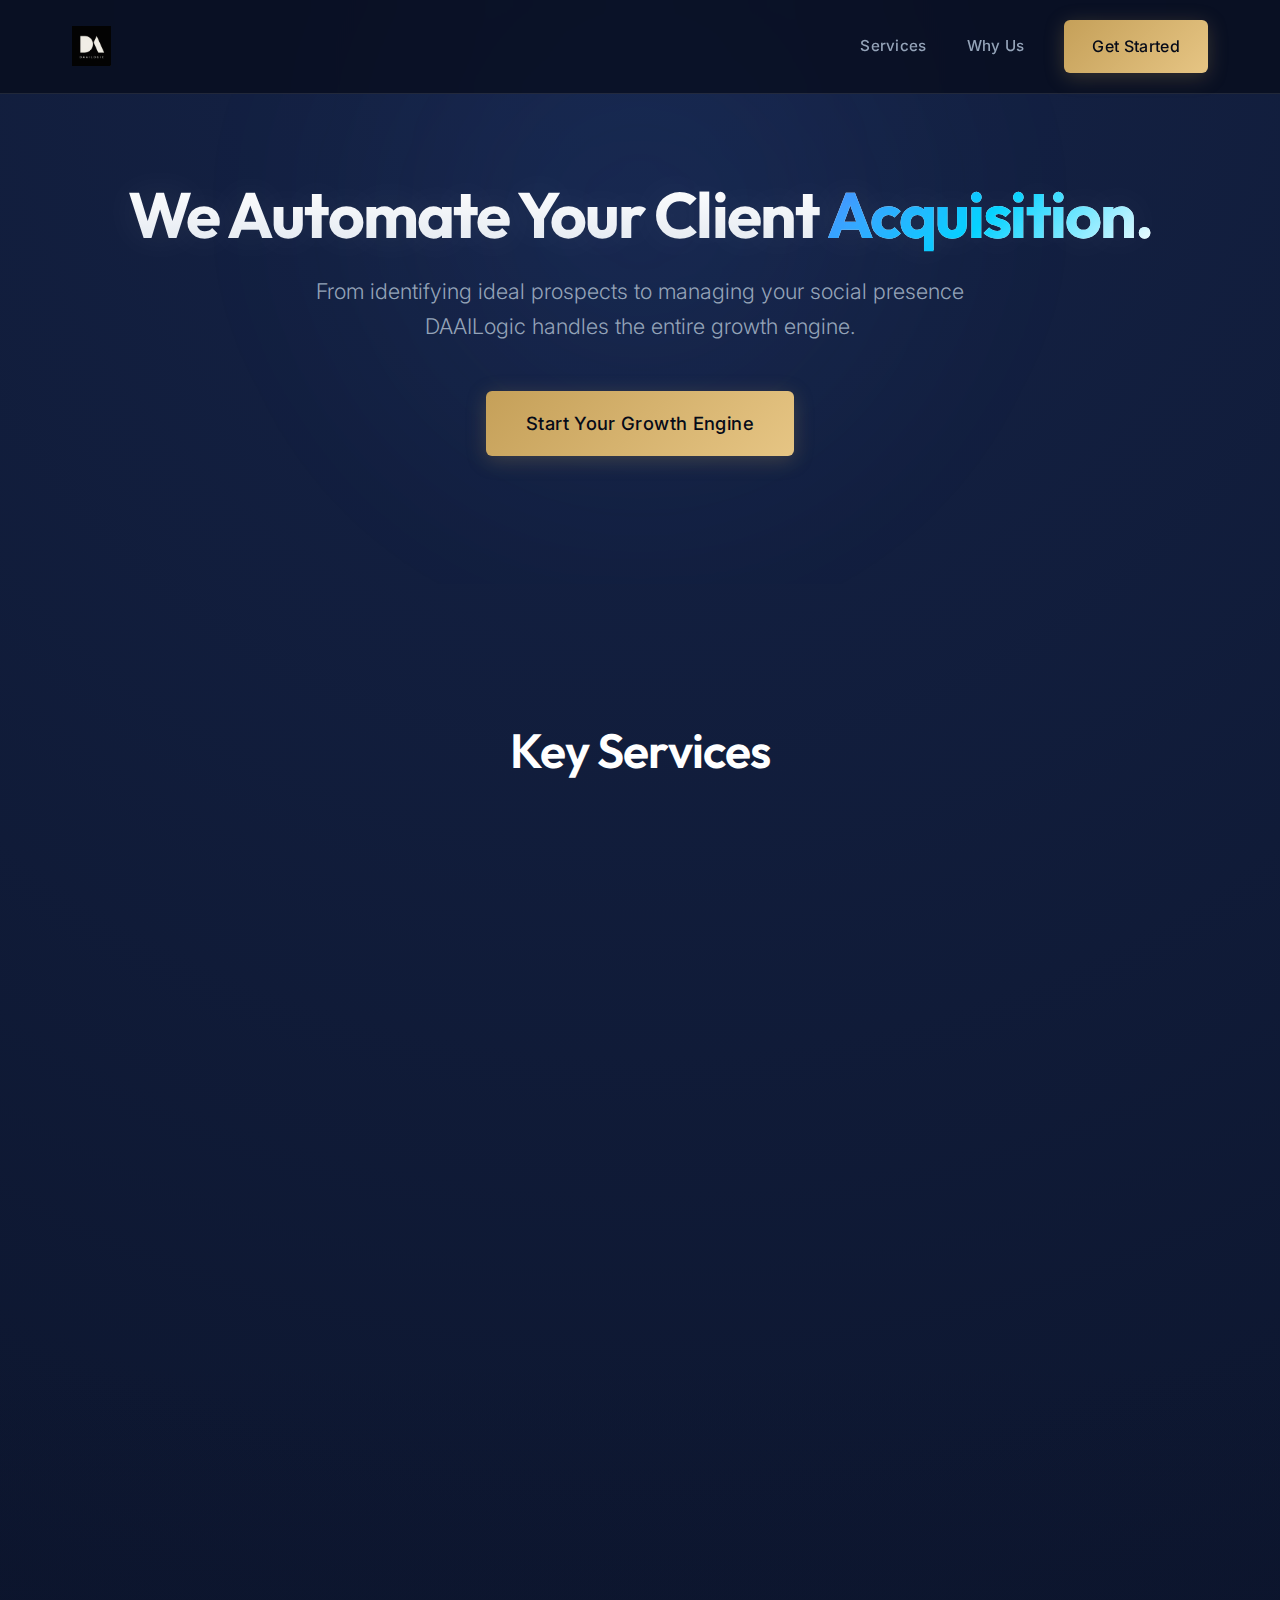
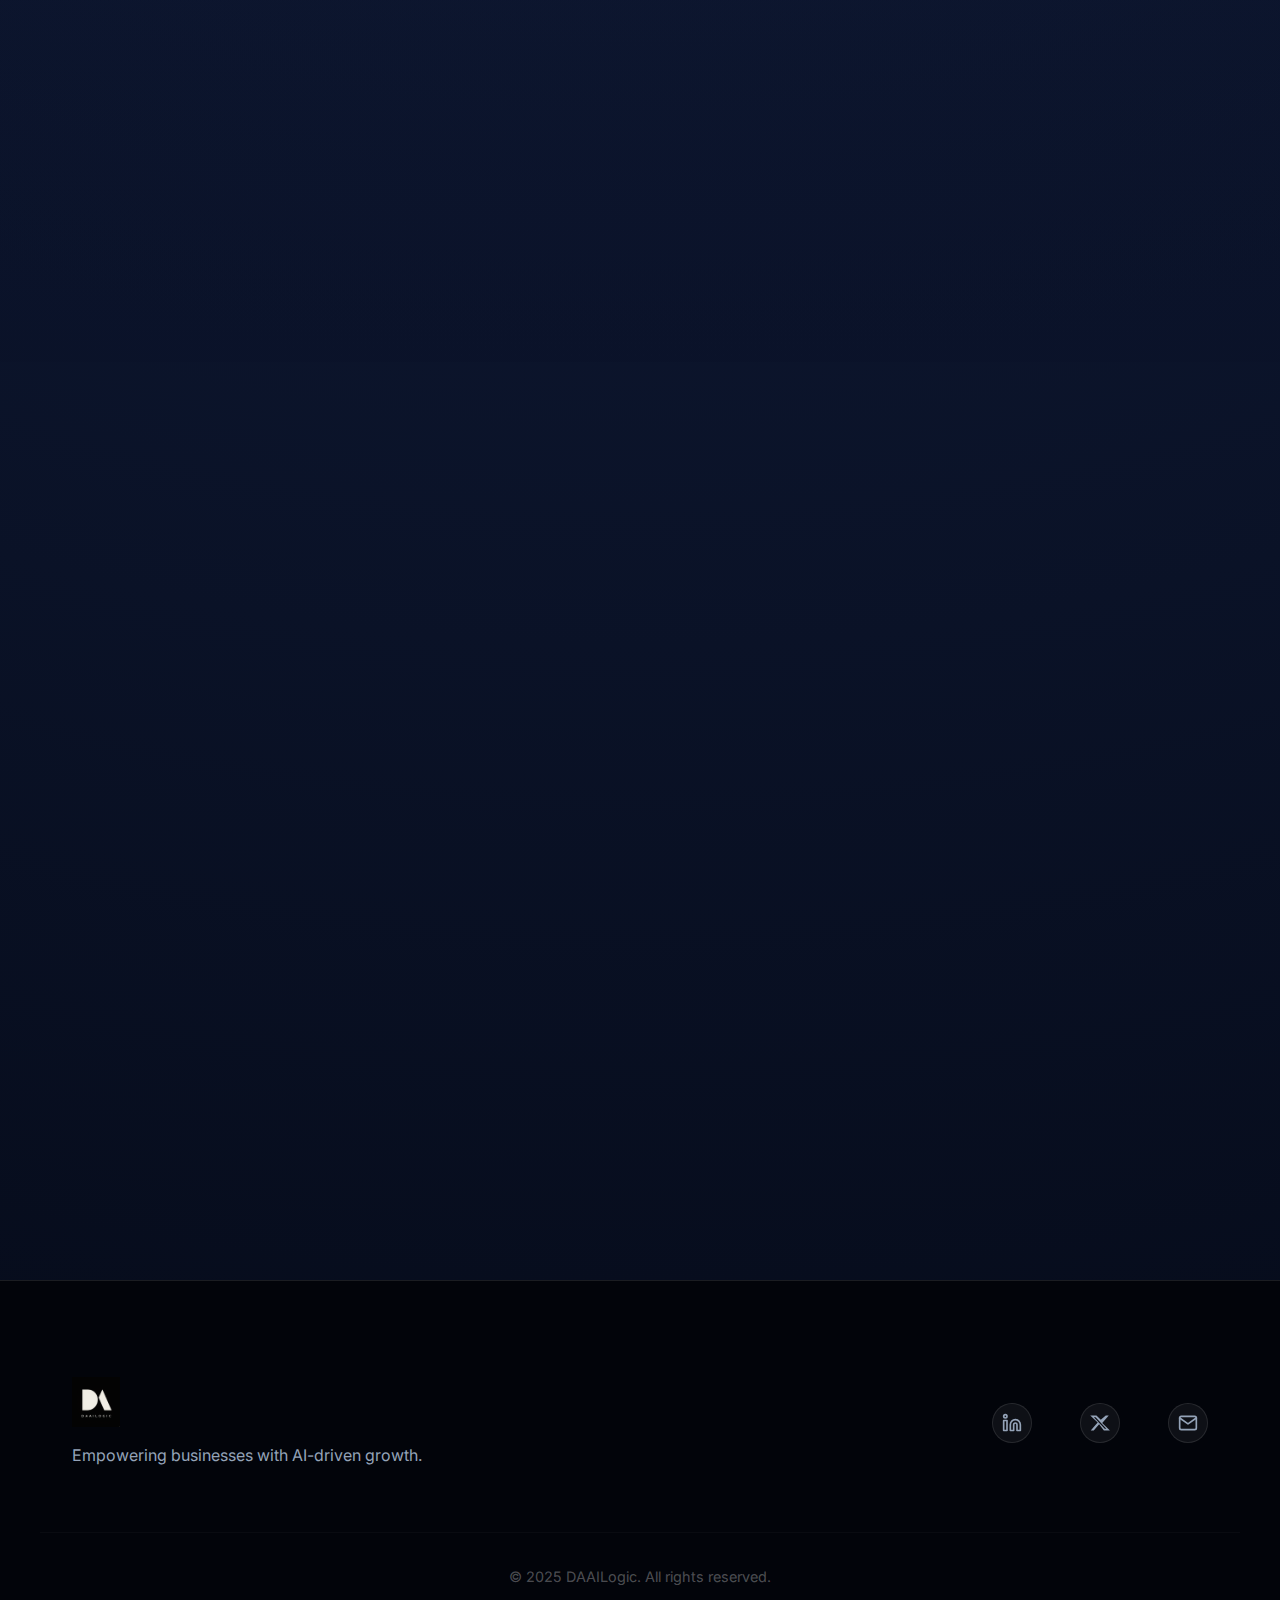
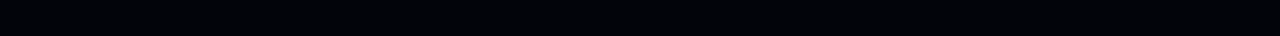
<file: index.html>
<!DOCTYPE html>
<html lang="en">

<head>
    <meta charset="UTF-8">
    <meta name="viewport" content="width=device-width, initial-scale=1.0">
    <title>DAAILogic | AI Automation Agency</title>
    <meta name="description"
        content="We Automate Your Client Acquisition. DAAILogic handles the entire growth engine from identifying prospects to social management.">
    <link rel="preconnect" href="https://fonts.googleapis.com">
    <link rel="preconnect" href="https://fonts.gstatic.com" crossorigin>
    <link
        href="https://fonts.googleapis.com/css2?family=Inter:wght@400;500;600;700&family=Outfit:wght@500;700&display=swap"
        rel="stylesheet">
    <link rel="stylesheet" href="style.css">
</head>

<body>
    <header class="header">
        <div class="container header-container">
            <a href="#" class="logo-link"><img src="assets/logo.png" alt="DAAILogic" class="logo-img"></a>

            <button class="hamburger" aria-label="Toggle menu">
                <span class="bar"></span>
                <span class="bar"></span>
                <span class="bar"></span>
            </button>

            <nav class="nav">
                <a href="#services" class="nav-link">Services</a>
                <a href="#why-us" class="nav-link">Why Us</a>
                <a href="#contact" class="btn btn-primary">Get Started</a>
            </nav>

            <div class="mobile-nav">
                <a href="#services" class="mobile-nav-link">Services</a>
                <a href="#why-us" class="mobile-nav-link">Why Us</a>
                <a href="#contact" class="btn btn-primary btn-block">Get Started</a>
            </div>
        </div>
    </header>

    <main>
        <section class="hero">
            <div class="container hero-container">
                <h1 class="hero-title fade-up">We Automate Your Client <span class="text-gradient">Acquisition.</span>
                </h1>
                <p class="hero-subtitle fade-up delay-100">From identifying ideal prospects to managing your social
                    presence DAAILogic handles the entire growth engine.</p>
                <a href="#contact" class="btn btn-primary btn-lg fade-up delay-200">Start Your Growth Engine</a>
            </div>
            <div class="hero-bg-glow"></div>
        </section>

        <section id="services" class="services">
            <div class="container">
                <h2 class="section-title fade-up">Key Services</h2>
                <div class="services-grid">
                    <div class="service-card fade-up">
                        <div class="service-icon">
                            <!-- Target/Radar Icon -->
                            <svg xmlns="http://www.w3.org/2000/svg" width="32" height="32" viewBox="0 0 24 24"
                                fill="none" stroke="currentColor" stroke-width="2" stroke-linecap="round"
                                stroke-linejoin="round">
                                <circle cx="12" cy="12" r="10" />
                                <circle cx="12" cy="12" r="6" />
                                <circle cx="12" cy="12" r="2" />
                            </svg>
                        </div>
                        <h3 class="service-title">Precision Prospecting</h3>
                        <p class="service-desc">We don't just find leads; we match you with your ideal prospects using
                            advanced data enrichment.</p>
                    </div>
                    <div class="service-card fade-up delay-100">
                        <div class="service-icon">
                            <!-- Message Bubble Icon -->
                            <svg xmlns="http://www.w3.org/2000/svg" width="32" height="32" viewBox="0 0 24 24"
                                fill="none" stroke="currentColor" stroke-width="2" stroke-linecap="round"
                                stroke-linejoin="round">
                                <path d="M21 15a2 2 0 0 1-2 2H7l-4 4V5a2 2 0 0 1 2-2h14a2 2 0 0 1 2 2z" />
                            </svg>
                        </div>
                        <h3 class="service-title">Automated LinkedIn Outreach</h3>
                        <p class="service-desc">Scale your networking with hyper-personalized outreach campaigns that
                            feel human, not robotic.</p>
                    </div>
                    <div class="service-card fade-up delay-200">
                        <div class="service-icon">
                            <!-- Share Network Icon -->
                            <svg xmlns="http://www.w3.org/2000/svg" width="32" height="32" viewBox="0 0 24 24"
                                fill="none" stroke="currentColor" stroke-width="2" stroke-linecap="round"
                                stroke-linejoin="round">
                                <circle cx="18" cy="5" r="3" />
                                <circle cx="6" cy="12" r="3" />
                                <circle cx="18" cy="19" r="3" />
                                <line x1="8.59" y1="13.51" x2="15.42" y2="17.49" />
                                <line x1="15.41" y1="6.51" x2="8.59" y2="10.49" />
                            </svg>
                        </div>
                        <h3 class="service-title">Social Media Management</h3>
                        <p class="service-desc">Full-service content planning and management tailored to your specific
                            business goals.</p>
                    </div>
                </div>
            </div>
        </section>

        <section id="why-us" class="why-us">
            <div class="container">
                <h2 class="section-title fade-up">Why Choose DAAILogic?</h2>
                <div class="features-grid">
                    <div class="feature-item fade-up">
                        <h3 class="feature-title">Data-Driven Results</h3>
                        <p>Decisions backed by real-time analytics and market intelligence.</p>
                    </div>
                    <div class="feature-item fade-up delay-100">
                        <h3 class="feature-title">Personalized Approach</h3>
                        <p>Custom strategies that align perfectly with your brand voice.</p>
                    </div>
                    <div class="feature-item fade-up delay-200">
                        <h3 class="feature-title">End-to-End Automation</h3>
                        <p>Seamless integration of AI tools to streamline your workflow.</p>
                    </div>
                </div>
            </div>
        </section>

        <section id="contact" class="contact">
            <div class="container text-center">
                <h2 class="section-title fade-up">Ready to Scale?</h2>
                <p class="section-subtitle fade-up delay-100">Get a free consultation and discover how DAAILogic can
                    transform your growth.</p>

                <form class="contact-form fade-up delay-200" id="contactForm"
                    action="https://formsubmit.co/daailogic.connect@gmail.com" method="POST">
                    <!-- FormSubmit.co Configuration -->
                    <input type="hidden" name="_subject" value="New Lead from DAAILogic Website">
                    <input type="hidden" name="_captcha" value="false">
                    <input type="hidden" name="_template" value="table">

                    <div class="form-group">
                        <input type="text" id="name" name="name" placeholder=" " required>
                        <label for="name">Full Name</label>
                    </div>
                    <div class="form-group">
                        <input type="email" id="email" name="email" placeholder=" " required>
                        <label for="email">Work Email</label>
                    </div>
                    <div class="form-group">
                        <textarea id="message" name="message" placeholder=" " rows="4" required></textarea>
                        <label for="message">How can we help?</label>
                    </div>
                    <button type="submit" class="btn btn-primary btn-block">Send Message</button>
                    <div class="form-success" id="formSuccess">Thanks! We'll be in touch shortly.</div>
                </form>
            </div>
        </section>
    </main>

    <footer class="footer">
        <div class="container footer-container">
            <div class="footer-brand">
                <a href="#" class="logo-link footer-logo"><img src="assets/logo.png" alt="DAAILogic"
                        class="logo-img"></a>
                <p>Empowering businesses with AI-driven growth.</p>
            </div>
            <div class="footer-links">
                <a href="https://www.linkedin.com/company/daailogic-ai-solutions/" aria-label="LinkedIn"
                    class="social-icon">
                    <svg xmlns="http://www.w3.org/2000/svg" width="24" height="24" viewBox="0 0 24 24" fill="none"
                        stroke="currentColor" stroke-width="2" stroke-linecap="round" stroke-linejoin="round">
                        <path d="M16 8a6 6 0 0 1 6 6v7h-4v-7a2 2 0 0 0-2-2 2 2 0 0 0-2 2v7h-4v-7a6 6 0 0 1 6-6z" />
                        <rect x="2" y="9" width="4" height="12" />
                        <circle cx="4" cy="4" r="2" />
                    </svg>
                </a>
                <a href="https://x.com/DAAILogic" aria-label="X" class="social-icon">
                    <svg xmlns="http://www.w3.org/2000/svg" width="24" height="24" viewBox="0 0 24 24" fill="none"
                        stroke="currentColor" stroke-width="2" stroke-linecap="round" stroke-linejoin="round">
                        <path
                            d="M18.901 3H22.5L14.632 12L23.891 21H16.638L10.958 13.57L4.46001 21H0.86101L9.19101 11.474L0.283008 3H7.72801L12.943 8.07L18.901 3ZM17.638 18.847H19.632L6.75501 5.053H4.61701L17.638 18.847Z"
                            fill="currentColor" stroke="none" />
                    </svg>
                </a>
                <a href="mailto:daailogic.connect@gmail.com" aria-label="Contact via Email" class="social-icon">
                    <svg xmlns="http://www.w3.org/2000/svg" width="24" height="24" viewBox="0 0 24 24" fill="none"
                        stroke="currentColor" stroke-width="2" stroke-linecap="round" stroke-linejoin="round">
                        <path d="M4 4h16c1.1 0 2 .9 2 2v12c0 1.1-.9 2-2 2H4c-1.1 0-2-.9-2-2V6c0-1.1.9-2 2-2z" />
                        <polyline points="22,6 12,13 2,6" />
                    </svg>
                </a>
            </div>
        </div>
        <div class="container copyright">
            &copy; 2025 DAAILogic. All rights reserved.
        </div>
    </footer>

    <script src="script.js"></script>
</body>

</html>
</file>
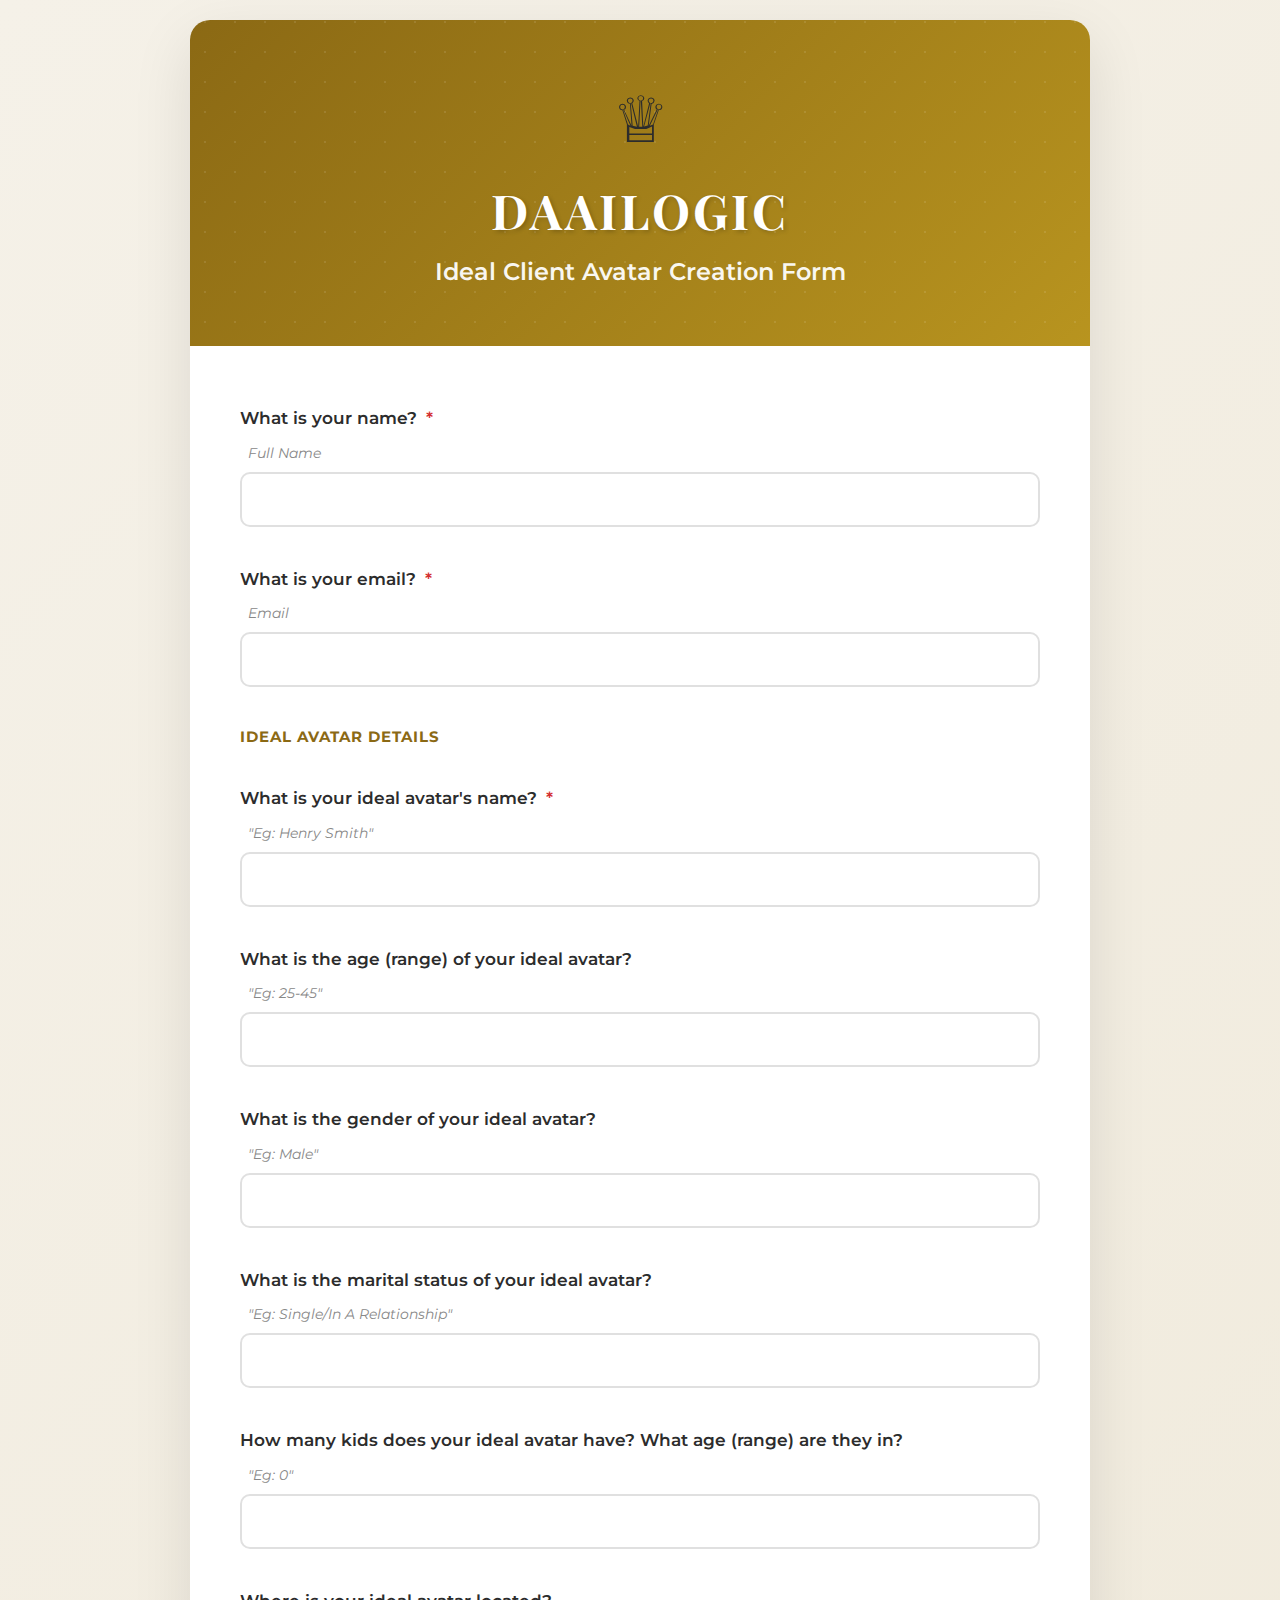
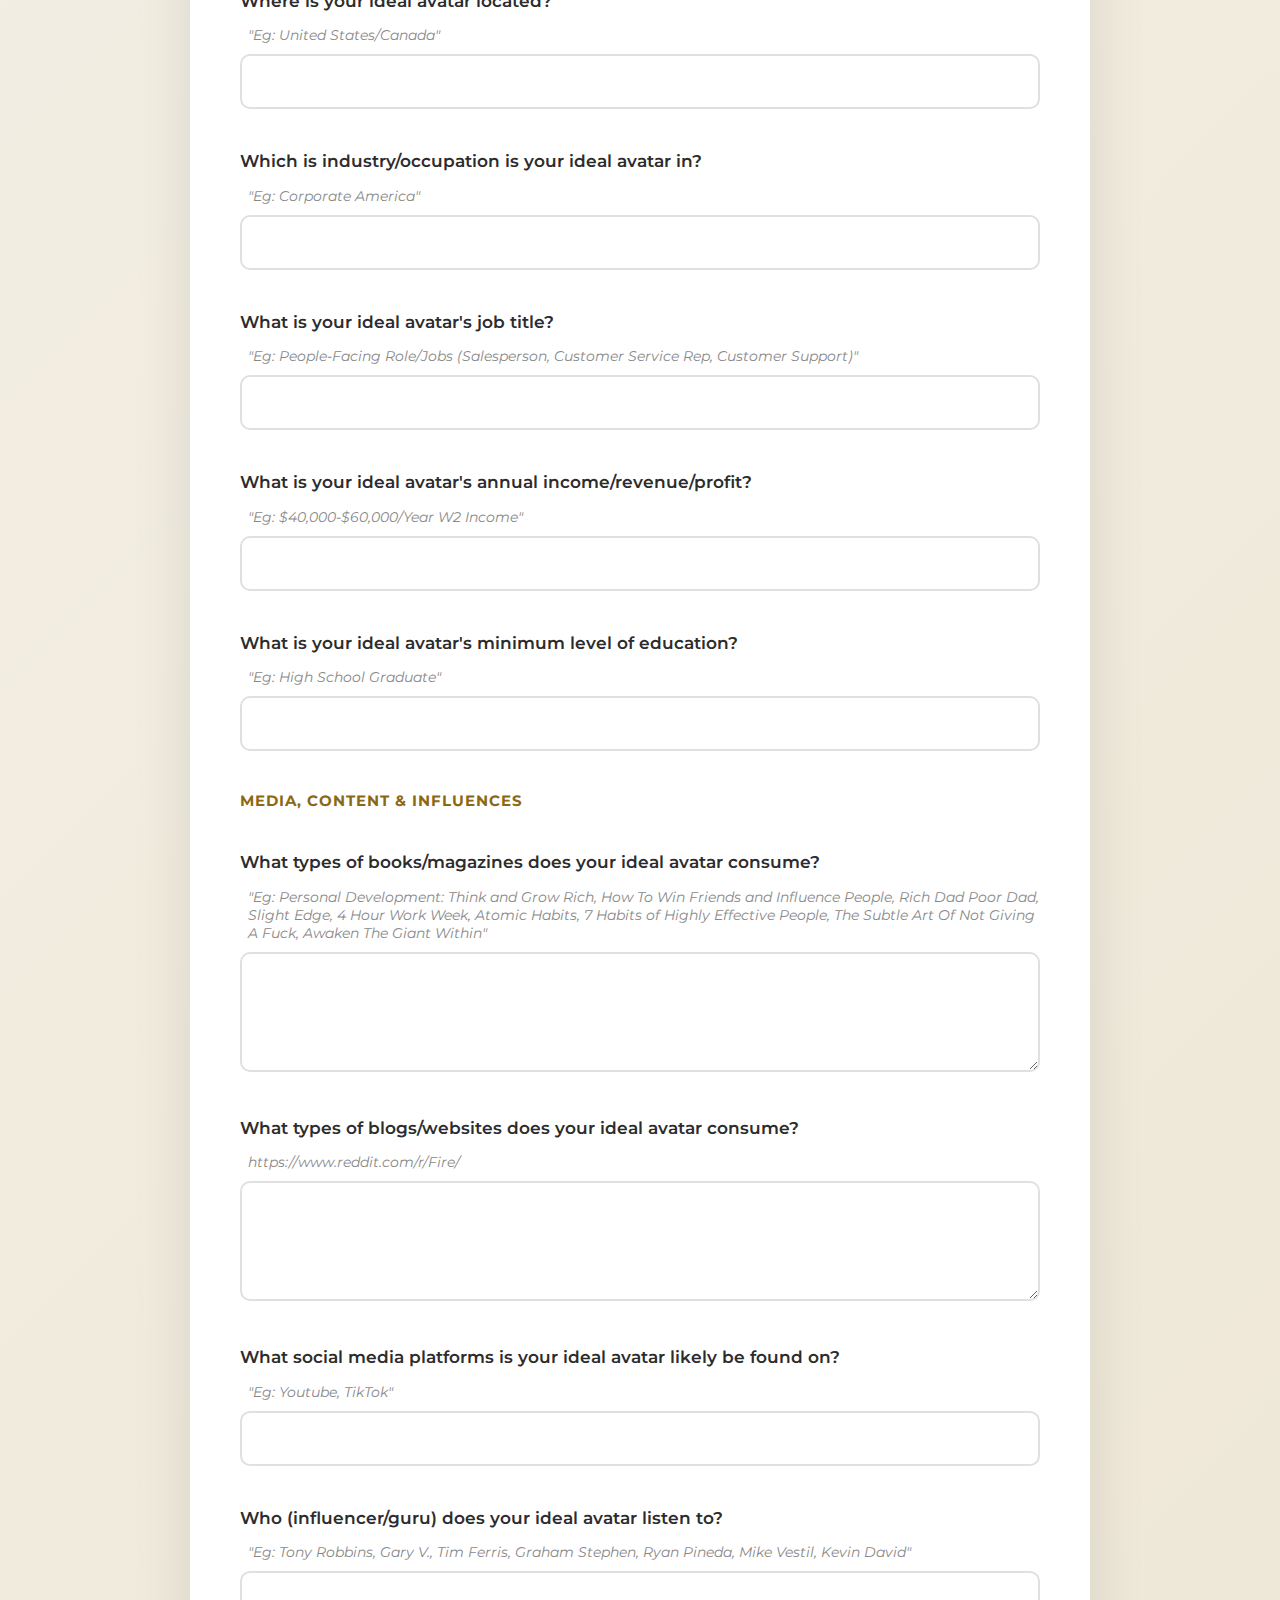
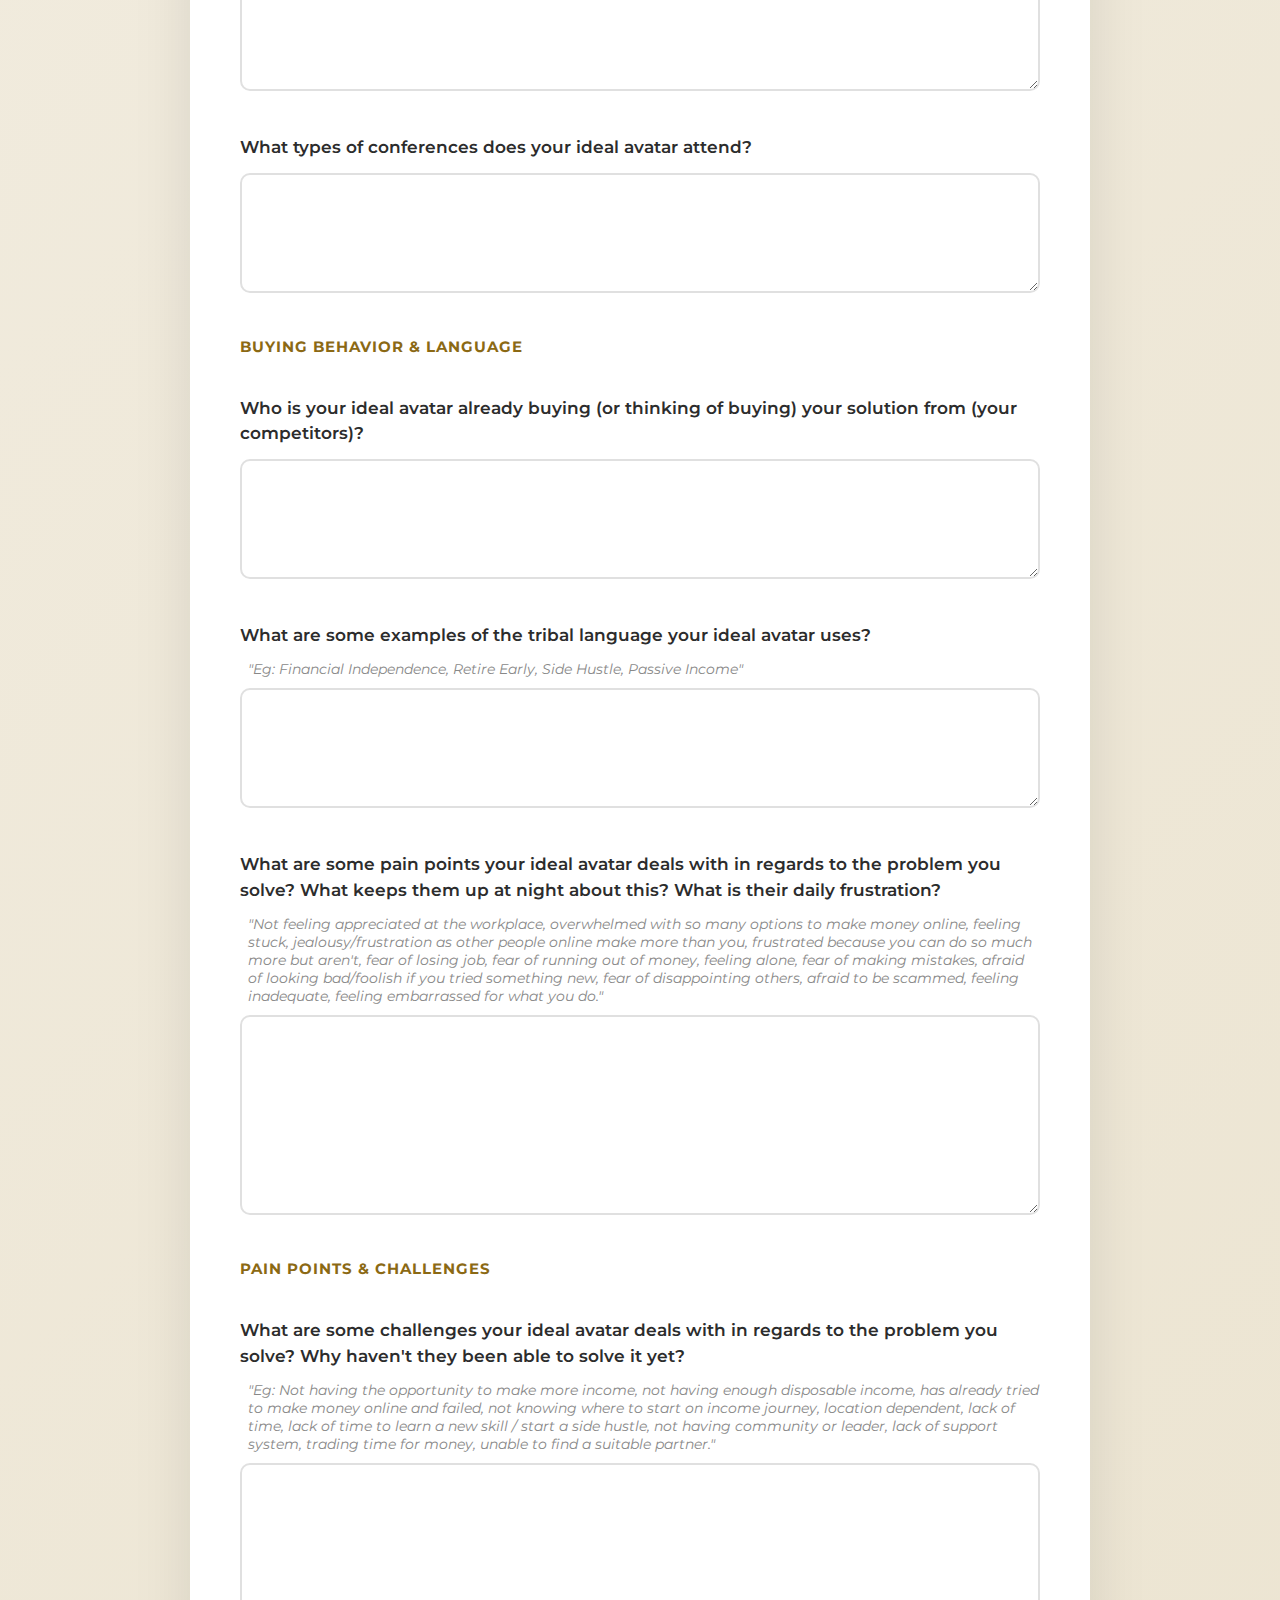
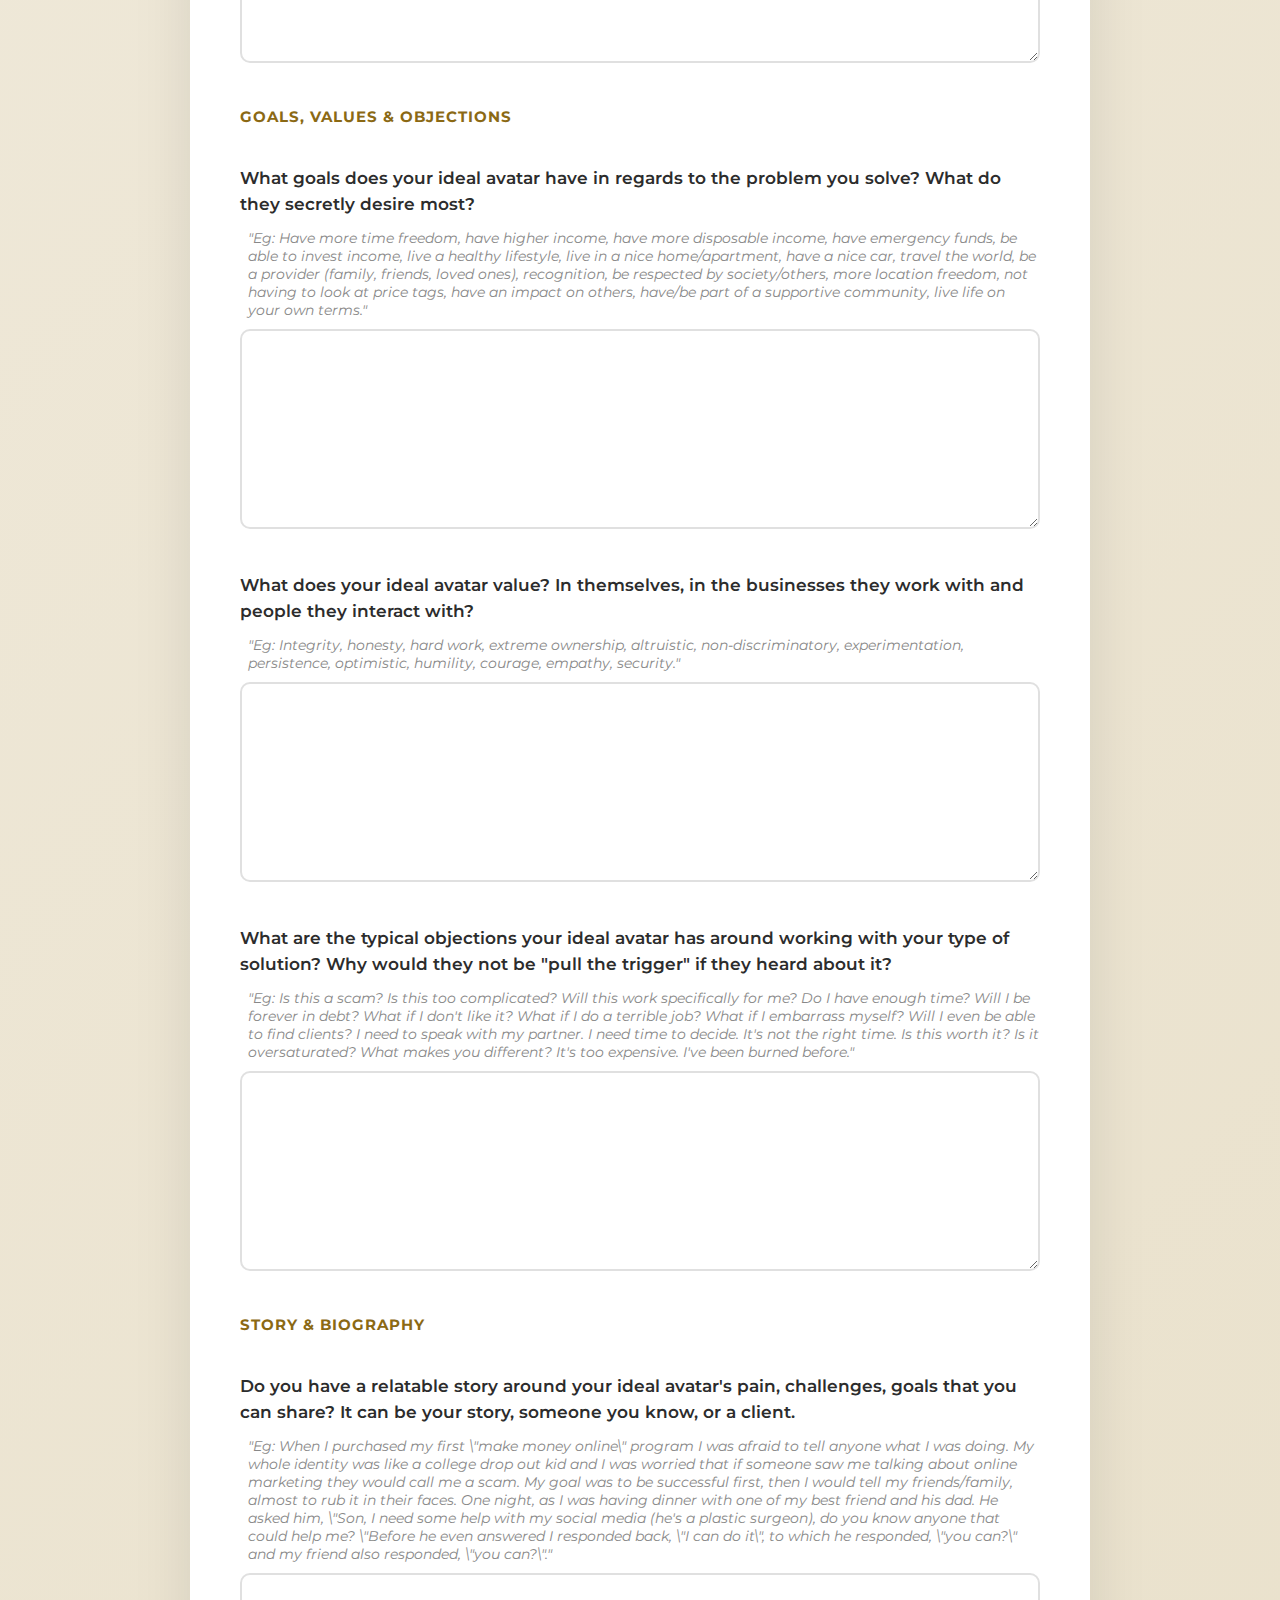
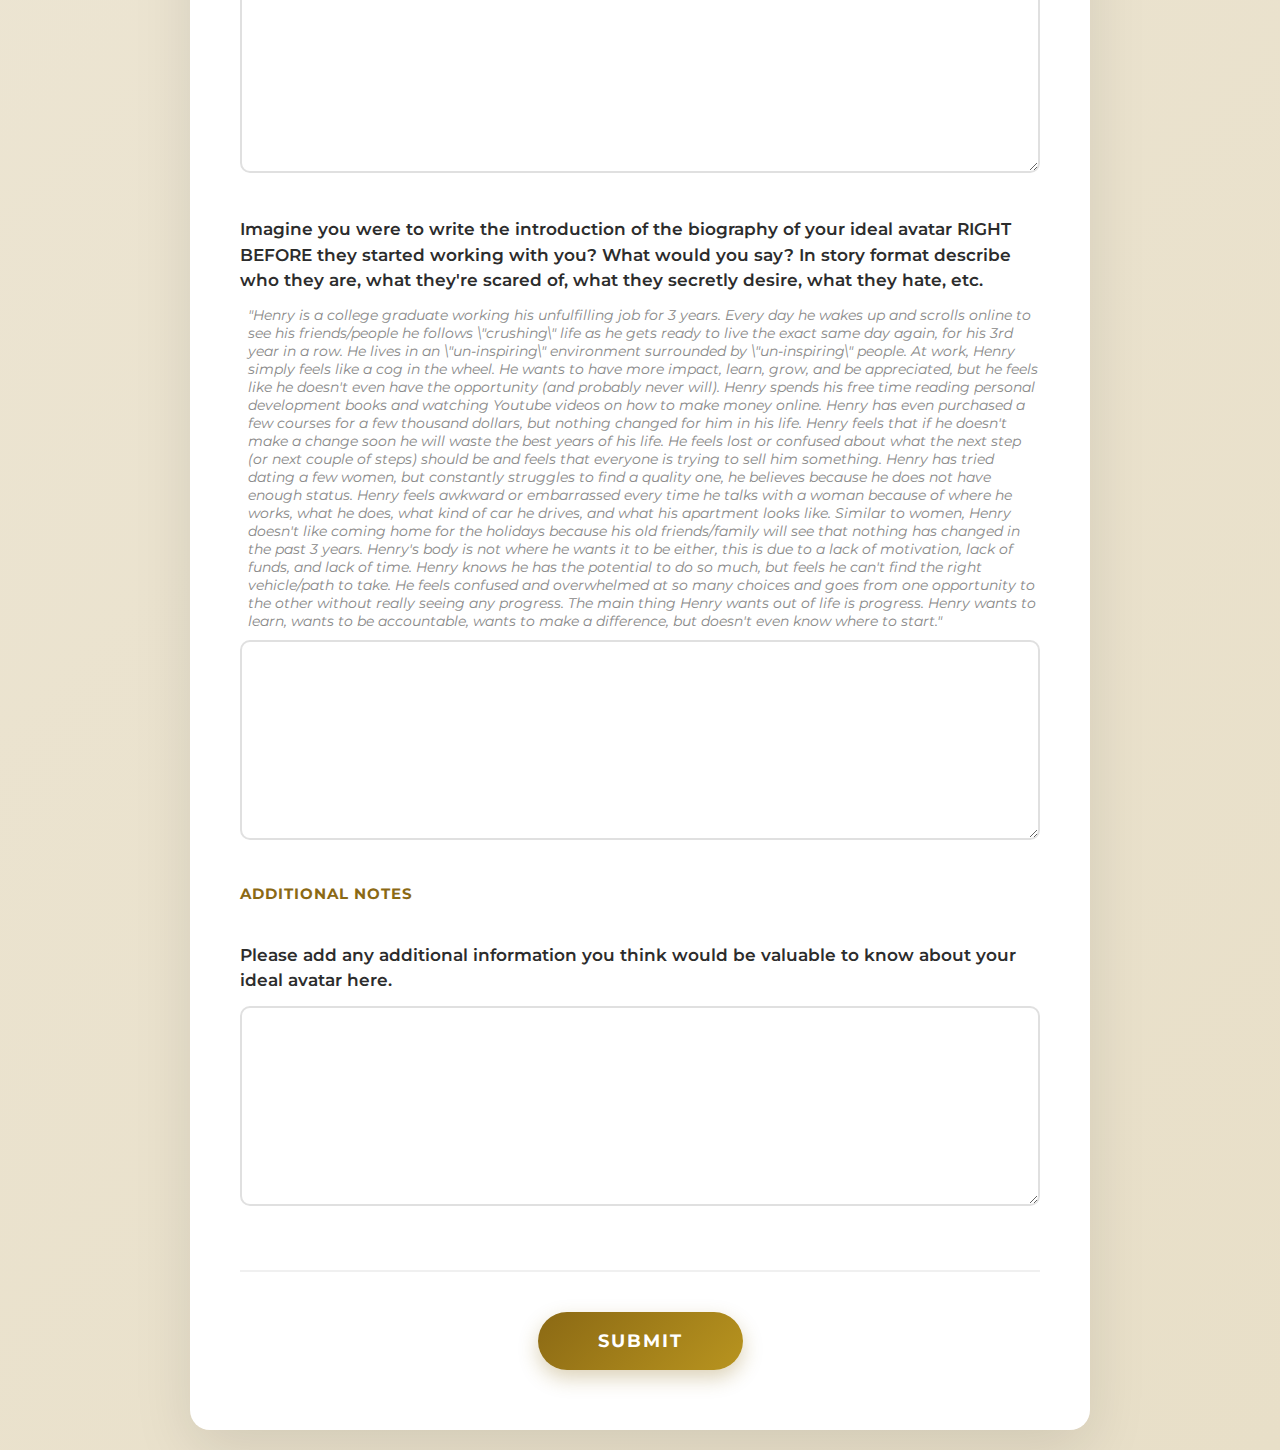
<file: ideal-avatar.html>
<!DOCTYPE html>
<html lang="en">
<head>
    <meta charset="UTF-8">
    <meta name="viewport" content="width=device-width, initial-scale=1.0">
    <title>DAAILOGIC - Ideal Client Avatar Creation Form</title>
    <link href="https://fonts.googleapis.com/css2?family=Playfair+Display:wght@700&family=Montserrat:wght@400;600;700&display=swap" rel="stylesheet">
    <style>
        * {
            margin: 0;
            padding: 0;
            box-sizing: border-box;
        }

        body {
            font-family: 'Montserrat', sans-serif;
            background: linear-gradient(135deg, #f5f1e8 0%, #e8dfc8 100%);
            color: #2c2c2c;
            min-height: 100vh;
            padding: 20px;
        }

        .container {
            max-width: 900px;
            margin: 0 auto;
            background: white;
            border-radius: 20px;
            box-shadow: 0 20px 60px rgba(0, 0, 0, 0.1);
            overflow: hidden;
        }

        .header {
            background: linear-gradient(135deg, #8b6914 0%, #b8941f 100%);
            padding: 60px 40px;
            text-align: center;
            position: relative;
            overflow: hidden;
        }

        .header::before {
            content: '';
            position: absolute;
            top: -50%;
            left: -50%;
            width: 200%;
            height: 200%;
            background: radial-gradient(circle, rgba(255,255,255,0.1) 1px, transparent 1px);
            background-size: 30px 30px;
            animation: subtleMove 20s linear infinite;
        }

        @keyframes subtleMove {
            0% { transform: translate(0, 0); }
            100% { transform: translate(30px, 30px); }
        }

        .crown {
            font-size: 64px;
            display: block;
            margin-bottom: 20px;
            animation: float 3s ease-in-out infinite;
            position: relative;
            z-index: 1;
        }

        @keyframes float {
            0%, 100% { transform: translateY(0px); }
            50% { transform: translateY(-10px); }
        }

        .header h1 {
            font-family: 'Playfair Display', serif;
            font-size: 48px;
            color: white;
            margin-bottom: 15px;
            letter-spacing: 3px;
            text-shadow: 2px 2px 4px rgba(0,0,0,0.2);
            position: relative;
            z-index: 1;
        }

        .header h2 {
            font-family: 'Montserrat', sans-serif;
            font-size: 24px;
            color: rgba(255,255,255,0.95);
            font-weight: 600;
            position: relative;
            z-index: 1;
        }

        .form-content {
            padding: 60px 50px;
        }

        .intro-text {
            font-size: 16px;
            line-height: 1.8;
            color: #555;
            margin-bottom: 30px;
            padding: 25px;
            background: #f9f7f3;
            border-left: 4px solid #8b6914;
            border-radius: 8px;
        }

        .important-note {
            font-weight: 700;
            color: #8b6914;
            margin-bottom: 40px;
            font-size: 15px;
            text-transform: uppercase;
            letter-spacing: 1px;
        }

        .form-group {
            margin-bottom: 40px;
            animation: fadeInUp 0.6s ease-out;
            animation-fill-mode: both;
        }

        .form-group:nth-child(1) { animation-delay: 0.1s; }
        .form-group:nth-child(2) { animation-delay: 0.15s; }
        .form-group:nth-child(3) { animation-delay: 0.2s; }
        .form-group:nth-child(4) { animation-delay: 0.25s; }
        .form-group:nth-child(5) { animation-delay: 0.3s; }

        @keyframes fadeInUp {
            from {
                opacity: 0;
                transform: translateY(30px);
            }
            to {
                opacity: 1;
                transform: translateY(0);
            }
        }

        label {
            display: block;
            font-size: 17px;
            font-weight: 600;
            color: #2c2c2c;
            margin-bottom: 12px;
            line-height: 1.5;
        }

        .required {
            color: #d32f2f;
            margin-left: 4px;
        }

        .example-text {
            font-size: 14px;
            color: #888;
            font-style: italic;
            margin-bottom: 10px;
            padding-left: 8px;
        }

        input[type="text"],
        input[type="email"],
        textarea {
            width: 100%;
            padding: 16px;
            font-size: 15px;
            font-family: 'Montserrat', sans-serif;
            border: 2px solid #e0e0e0;
            border-radius: 10px;
            background: white;
            transition: all 0.3s ease;
            outline: none;
        }

        input[type="text"]:focus,
        input[type="email"]:focus,
        textarea:focus {
            border-color: #8b6914;
            background: #fffef8;
            box-shadow: 0 0 0 4px rgba(139, 105, 20, 0.1);
            transform: translateY(-2px);
        }

        textarea {
            min-height: 120px;
            resize: vertical;
            line-height: 1.6;
        }

        .long-answer {
            min-height: 200px;
        }

        .form-success {
            display: none;
            margin-top: 20px;
            padding: 14px 18px;
            background: #f0f8f6;
            color: #1f5a43;
            border-radius: 8px;
            font-weight: 600;
            text-align: center;
        }

        .form-success.visible { display: block; }

        .submit-container {
            text-align: center;
            margin-top: 60px;
            padding-top: 40px;
            border-top: 2px solid #f0f0f0;
        }

        .submit-btn {
            background: linear-gradient(135deg, #8b6914 0%, #b8941f 100%);
            color: white;
            font-family: 'Montserrat', sans-serif;
            font-size: 18px;
            font-weight: 700;
            padding: 18px 60px;
            border: none;
            border-radius: 50px;
            cursor: pointer;
            transition: all 0.3s ease;
            text-transform: uppercase;
            letter-spacing: 2px;
            box-shadow: 0 8px 20px rgba(139, 105, 20, 0.3);
        }

        .submit-btn:hover {
            transform: translateY(-3px);
            box-shadow: 0 12px 30px rgba(139, 105, 20, 0.4);
        }

        .submit-btn:active {
            transform: translateY(-1px);
        }

        /* Responsive Design */
        @media (max-width: 768px) {
            .header {
                padding: 40px 20px;
            }

            .header h1 {
                font-size: 36px;
            }

            .header h2 {
                font-size: 18px;
            }

            .form-content {
                padding: 40px 25px;
            }

            .crown {
                font-size: 48px;
            }
        }
    </style>
</head>
<body>
    <div class="container">
        <div class="header">
            <span class="crown">♕</span>
            <h1>DAAILOGIC</h1>
            <h2>Ideal Client Avatar Creation Form</h2>
        </div>

        <div class="form-content">
            <!-- <div class="intro-text">
                Please take this seriously and complete it all in one sitting, it should take no more than 20 minutes. Complete this form for your systems, if you need more than 10 please group them into larger chunks. You do not need to answer every question, but the more you share the more we can help you.
            </div> -->

            <!-- <div class="important-note">
                Please enter EXACT name you entered in the onboarding form
            </div> -->

            <form id="avatarForm" action="https://formspree.io/f/mlgnwvwr" method="POST">
                <!-- Replace `your-form-id` with your Formspree form ID and verify your recipient email in the Formspree dashboard. -->
                <input type="hidden" name="_subject" value="New Avatar Submission from DAAILogic">
                <!-- Question 1 -->
                <div class="form-group">
                    <label for="name">What is your name? <span class="required">*</span></label>
                    <div class="example-text">Full Name</div>
                    <input type="text" id="name" name="name" required>
                </div>

                <!-- Question 2 -->
                <div class="form-group">
                    <label for="email">What is your email?  <span class="required">*</span></label>
                    <div class="example-text">Email</div>
                    <!-- <div class="example-text">"This should be the one you originally signed up with."</div> -->
                    <input type="email" id="email" name="email" required>
                </div>
                <div class="important-note">
                Ideal Avatar Details
                </div>
                <!-- Question 3 -->
                <div class="form-group">
                    <label for="avatar_name">What is your ideal avatar's name? <span class="required">*</span></label>
                    <div class="example-text">"Eg: Henry Smith"</div>
                    <input type="text" id="avatar_name" name="avatar_name" required>
                </div>

                <!-- Question 4 -->
                <div class="form-group">
                    <label for="age_range">What is the age (range) of your ideal avatar?</label>
                    <div class="example-text">"Eg: 25-45"</div>
                    <input type="text" id="age_range" name="age_range">
                </div>

                <!-- Question 5 -->
                <div class="form-group">
                    <label for="gender">What is the gender of your ideal avatar?</label>
                    <div class="example-text">"Eg: Male"</div>
                    <input type="text" id="gender" name="gender">
                </div>

                <!-- Question 6 -->
                <div class="form-group">
                    <label for="marital_status">What is the marital status of your ideal avatar?</label>
                    <div class="example-text">"Eg: Single/In A Relationship"</div>
                    <input type="text" id="marital_status" name="marital_status">
                </div>

                <!-- Question 7 -->
                <div class="form-group">
                    <label for="kids">How many kids does your ideal avatar have? What age (range) are they in?</label>
                    <div class="example-text">"Eg: 0"</div>
                    <input type="text" id="kids" name="kids">
                </div>

                <!-- Question 8 -->
                <div class="form-group">
                    <label for="location">Where is your ideal avatar located?</label>
                    <div class="example-text">"Eg: United States/Canada"</div>
                    <input type="text" id="location" name="location">
                </div>

                <!-- Question 9 -->
                <div class="form-group">
                    <label for="industry">Which is industry/occupation is your ideal avatar in?</label>
                    <div class="example-text">"Eg: Corporate America"</div>
                    <input type="text" id="industry" name="industry">
                </div>

                <!-- Question 10 -->
                <div class="form-group">
                    <label for="job_title">What is your ideal avatar's job title?</label>
                    <div class="example-text">"Eg: People-Facing Role/Jobs (Salesperson, Customer Service Rep, Customer Support)"</div>
                    <input type="text" id="job_title" name="job_title">
                </div>

                <!-- Question 11 -->
                <div class="form-group">
                    <label for="income">What is your ideal avatar's annual income/revenue/profit?</label>
                    <div class="example-text">"Eg: $40,000-$60,000/Year W2 Income"</div>
                    <input type="text" id="income" name="income">
                </div>

                <!-- Question 12 -->
                <div class="form-group">
                    <label for="education">What is your ideal avatar's minimum level of education?</label>
                    <div class="example-text">"Eg: High School Graduate"</div>
                    <input type="text" id="education" name="education">
                </div>

                <div class="important-note">
                Media, Content & Influences
                </div>
                <!-- Question 13 -->
                <div class="form-group">
                    <label for="books">What types of books/magazines does your ideal avatar consume?</label>
                    <div class="example-text">"Eg: Personal Development: Think and Grow Rich, How To Win Friends and Influence People, Rich Dad Poor Dad, Slight Edge, 4 Hour Work Week, Atomic Habits, 7 Habits of Highly Effective People, The Subtle Art Of Not Giving A Fuck, Awaken The Giant Within"</div>
                    <textarea id="books" name="books"></textarea>
                </div>

                <!-- Question 14 -->
                <div class="form-group">
                    <label for="websites">What types of blogs/websites does your ideal avatar consume?</label>
                    <div class="example-text">https://www.reddit.com/r/Fire/</div>
                    <textarea id="websites" name="websites"></textarea>
                </div>

                <!-- Question 15 -->
                <div class="form-group">
                    <label for="social_media">What social media platforms is your ideal avatar likely be found on?</label>
                    <div class="example-text">"Eg: Youtube, TikTok"</div>
                    <input type="text" id="social_media" name="social_media">
                </div>

                <!-- Question 16 -->
                <div class="form-group">
                    <label for="influencers">Who (influencer/guru) does your ideal avatar listen to?</label>
                    <div class="example-text">"Eg: Tony Robbins, Gary V., Tim Ferris, Graham Stephen, Ryan Pineda, Mike Vestil, Kevin David"</div>
                    <textarea id="influencers" name="influencers"></textarea>
                </div>

                <!-- Question 17 -->
                <div class="form-group">
                    <label for="conferences">What types of conferences does your ideal avatar attend?</label>
                    <textarea id="conferences" name="conferences"></textarea>
                </div>
                <div class="important-note">
                Buying Behavior & Language
                </div>
                <!-- Question 18 -->
                <div class="form-group">
                    <label for="competitors">Who is your ideal avatar already buying (or thinking of buying) your solution from (your competitors)?</label>
                    <textarea id="competitors" name="competitors"></textarea>
                </div>

                <!-- Question 19 -->
                <div class="form-group">
                    <label for="tribal_language">What are some examples of the tribal language your ideal avatar uses?</label>
                    <div class="example-text">"Eg: Financial Independence, Retire Early, Side Hustle, Passive Income"</div>
                    <textarea id="tribal_language" name="tribal_language"></textarea>
                </div>

                <!-- Question 20 -->
                <div class="form-group">
                    <label for="pain_points">What are some pain points your ideal avatar deals with in regards to the problem you solve? What keeps them up at night about this? What is their daily frustration?</label>
                    <div class="example-text">"Not feeling appreciated at the workplace, overwhelmed with so many options to make money online, feeling stuck, jealousy/frustration as other people online make more than you, frustrated because you can do so much more but aren't, fear of losing job, fear of running out of money, feeling alone, fear of making mistakes, afraid of looking bad/foolish if you tried something new, fear of disappointing others, afraid to be scammed, feeling inadequate, feeling embarrassed for what you do."</div>
                    <textarea id="pain_points" name="pain_points" class="long-answer"></textarea>
                </div>

                <!-- Question 21 -->
                <div class="important-note">
                Pain Points & Challenges
               </div>
                <div class="form-group">
                    <label for="challenges">What are some challenges your ideal avatar deals with in regards to the problem you solve? Why haven't they been able to solve it yet?</label>
                    <div class="example-text">"Eg: Not having the opportunity to make more income, not having enough disposable income, has already tried to make money online and failed, not knowing where to start on income journey, location dependent, lack of time, lack of time to learn a new skill / start a side hustle, not having community or leader, lack of support system, trading time for money, unable to find a suitable partner."</div>
                    <textarea id="challenges" name="challenges" class="long-answer"></textarea>
                </div>
                <div class="important-note">
                Goals, Values & Objections
               </div>
                <!-- Question 22 -->
                <div class="form-group">
                    <label for="goals">What goals does your ideal avatar have in regards to the problem you solve? What do they secretly desire most?</label>
                    <div class="example-text">"Eg: Have more time freedom, have higher income, have more disposable income, have emergency funds, be able to invest income, live a healthy lifestyle, live in a nice home/apartment, have a nice car, travel the world, be a provider (family, friends, loved ones), recognition, be respected by society/others, more location freedom, not having to look at price tags, have an impact on others, have/be part of a supportive community, live life on your own terms."</div>
                    <textarea id="goals" name="goals" class="long-answer"></textarea>
                </div>

                <!-- Question 23 -->
                <div class="form-group">
                    <label for="values">What does your ideal avatar value? In themselves, in the businesses they work with and people they interact with?</label>
                    <div class="example-text">"Eg: Integrity, honesty, hard work, extreme ownership, altruistic, non-discriminatory, experimentation, persistence, optimistic, humility, courage, empathy, security."</div>
                    <textarea id="values" name="values" class="long-answer"></textarea>
                </div>

                <!-- Question 24 -->
                <div class="form-group">
                    <label for="objections">What are the typical objections your ideal avatar has around working with your type of solution? Why would they not be "pull the trigger" if they heard about it?</label>
                    <div class="example-text">"Eg: Is this a scam? Is this too complicated? Will this work specifically for me? Do I have enough time? Will I be forever in debt? What if I don't like it? What if I do a terrible job? What if I embarrass myself? Will I even be able to find clients? I need to speak with my partner. I need time to decide. It's not the right time. Is this worth it? Is it oversaturated? What makes you different? It's too expensive. I've been burned before."</div>
                    <textarea id="objections" name="objections" class="long-answer"></textarea>
                </div>
                 <div class="important-note">
                 Story & Biography
                </div>
                <!-- Question 25 -->
                <div class="form-group">
                    <label for="story">Do you have a relatable story around your ideal avatar's pain, challenges, goals that you can share? It can be your story, someone you know, or a client.</label>
                    <div class="example-text">"Eg: When I purchased my first \"make money online\" program I was afraid to tell anyone what I was doing. My whole identity was like a college drop out kid and I was worried that if someone saw me talking about online marketing they would call me a scam. My goal was to be successful first, then I would tell my friends/family, almost to rub it in their faces. One night, as I was having dinner with one of my best friend and his dad. He asked him, \"Son, I need some help with my social media (he's a plastic surgeon), do you know anyone that could help me? \"Before he even answered I responded back, \"I can do it\", to which he responded, \"you can?\" and my friend also responded, \"you can?\"."</div>
                    <textarea id="story" name="story" class="long-answer"></textarea>
                </div>

                <!-- Question 26 -->
                <div class="form-group">
                    <label for="biography">Imagine you were to write the introduction of the biography of your ideal avatar RIGHT BEFORE they started working with you? What would you say? In story format describe who they are, what they're scared of, what they secretly desire, what they hate, etc.</label>
                    <div class="example-text">"Henry is a college graduate working his unfulfilling job for 3 years. Every day he wakes up and scrolls online to see his friends/people he follows \"crushing\" life as he gets ready to live the exact same day again, for his 3rd year in a row.

He lives in an \"un-inspiring\" environment surrounded by \"un-inspiring\" people. At work, Henry simply feels like a cog in the wheel.

He wants to have more impact, learn, grow, and be appreciated, but he feels like he doesn't even have the opportunity (and probably never will).

Henry spends his free time reading personal development books and watching Youtube videos on how to make money online.

Henry has even purchased a few courses for a few thousand dollars, but nothing changed for him in his life. Henry feels that if he doesn't make a change soon he will waste the best years of his life.

He feels lost or confused about what the next step (or next couple of steps) should be and feels that everyone is trying to sell him something.

Henry has tried dating a few women, but constantly struggles to find a quality one, he believes because he does not have enough status. Henry feels awkward or embarrassed every time he talks with a woman because of where he works, what he does, what kind of car he drives, and what his apartment looks like.

Similar to women, Henry doesn't like coming home for the holidays because his old friends/family will see that nothing has changed in the past 3 years.

Henry's body is not where he wants it to be either, this is due to a lack of motivation, lack of funds, and lack of time.

Henry knows he has the potential to do so much, but feels he can't find the right vehicle/path to take. He feels confused and overwhelmed at so many choices and goes from one opportunity to the other without really seeing any progress.

The main thing Henry wants out of life is progress. Henry wants to learn, wants to be accountable, wants to make a difference, but doesn't even know where to start."</div>
                    <textarea id="biography" name="biography" class="long-answer"></textarea>
                </div>
              <div class="important-note">
                Additional Notes
            </div>
                <!-- Question 27 -->
                <div class="form-group">
                    <label for="additional_info">Please add any additional information you think would be valuable to know about your ideal avatar here.</label>
                    <textarea id="additional_info" name="additional_info" class="long-answer"></textarea>
                </div>

                <div class="submit-container">
                    <button type="submit" class="submit-btn">Submit</button>
                </div>
                <div class="form-success" id="formSuccess">Thanks! We'll be in touch shortly.</div>
            </form>
        </div>
    </div>

    <script>
        document.getElementById('avatarForm').addEventListener('submit', async function(e) {
            e.preventDefault();

            const btn = this.querySelector('button[type="submit"]');
            const originalText = btn.innerText;

            btn.innerText = 'Sending...';
            btn.disabled = true;

            // Build payload: use each question's label text as the field name
            const elements = Array.from(this.elements);
            const payload = new FormData();

            const fieldOrder = [];
            elements.forEach(el => {
                if (!el.name) return;

                // Keep hidden/Formspree control fields as-is
                if (el.type === 'hidden') {
                    payload.append(el.name, el.value);
                    return;
                }

                // Collect inputs, textareas, selects (exclude buttons)
                const tag = el.tagName.toLowerCase();
                const type = (el.type || '').toLowerCase();
                if ((tag === 'input' || tag === 'textarea' || tag === 'select') && type !== 'submit' && type !== 'button' && !el.disabled) {
                    let labelText = el.name;
                    if (el.id) {
                        const lbl = document.querySelector(`label[for="${el.id}"]`);
                        if (lbl && lbl.innerText) labelText = lbl.innerText;
                    }
                    // Remove required asterisk and extra whitespace
                    labelText = labelText.replace(/\*/g, '').trim();
                    payload.append(labelText, el.value);
                    fieldOrder.push(labelText);
                }
            });

            // Include the client-side field order so the webhook can preserve column ordering
            if (fieldOrder.length) {
                payload.append('_field_order', fieldOrder.join('|||'));
            }

            // Send to Formspree and Apps Script (dual-submit). Replace the Apps Script URL below.
            const appsScriptUrl = 'https://script.google.com/macros/s/AKfycbz5ngfZhBwU9Np_wXu9PT_JPZgxLB_xyATt-r1OupzX5p4YtDLljbrukkAqTkDiJByouw/exec'; // <-- replace

            const formspreePromise = fetch(this.action, {
                method: 'POST',
                body: payload,
                headers: { 'Accept': 'application/json' }
            });

            const appsPromise = fetch(appsScriptUrl, {
                method: 'POST',
                body: payload,
                headers: { 'Accept': 'application/json' }
            }).catch(err => {
                console.warn('Apps Script post failed:', err);
                return null;
            });

            try {
                const results = await Promise.allSettled([formspreePromise, appsPromise]);
                const fsResult = results[0];
                const appsResult = results[1];

                const fsOk = fsResult.status === 'fulfilled' && fsResult.value && fsResult.value.ok;
                const appsOk = appsResult && appsResult.status === 'fulfilled' && appsResult.value && appsResult.value.ok;

                console.log('Submission results:', { fsResult, appsResult });

                if (fsOk || appsOk) {
                    btn.innerText = 'Message Sent';
                    this.reset();
                    const formSuccess = document.getElementById('formSuccess');
                    if (formSuccess) formSuccess.classList.add('visible');

                    setTimeout(() => {
                        btn.innerText = originalText;
                        btn.disabled = false;
                        if (formSuccess) formSuccess.classList.remove('visible');
                    }, 4000);
                } else {
                    throw new Error('Both Formspree and Apps Script submissions failed');
                }
            } catch (error) {
                console.error('Error:', error);
                btn.innerText = 'Error';
                setTimeout(() => {
                    btn.innerText = originalText;
                    btn.disabled = false;
                }, 3000);
                alert('Something went wrong. Please try again later or email us directly.');
            }
        });

        // Add smooth scroll for better UX
        document.querySelectorAll('input, textarea').forEach(element => {
            element.addEventListener('focus', function() {
                this.scrollIntoView({ behavior: 'smooth', block: 'center' });
            });
        });
    </script>
</body>
</html>
</file>
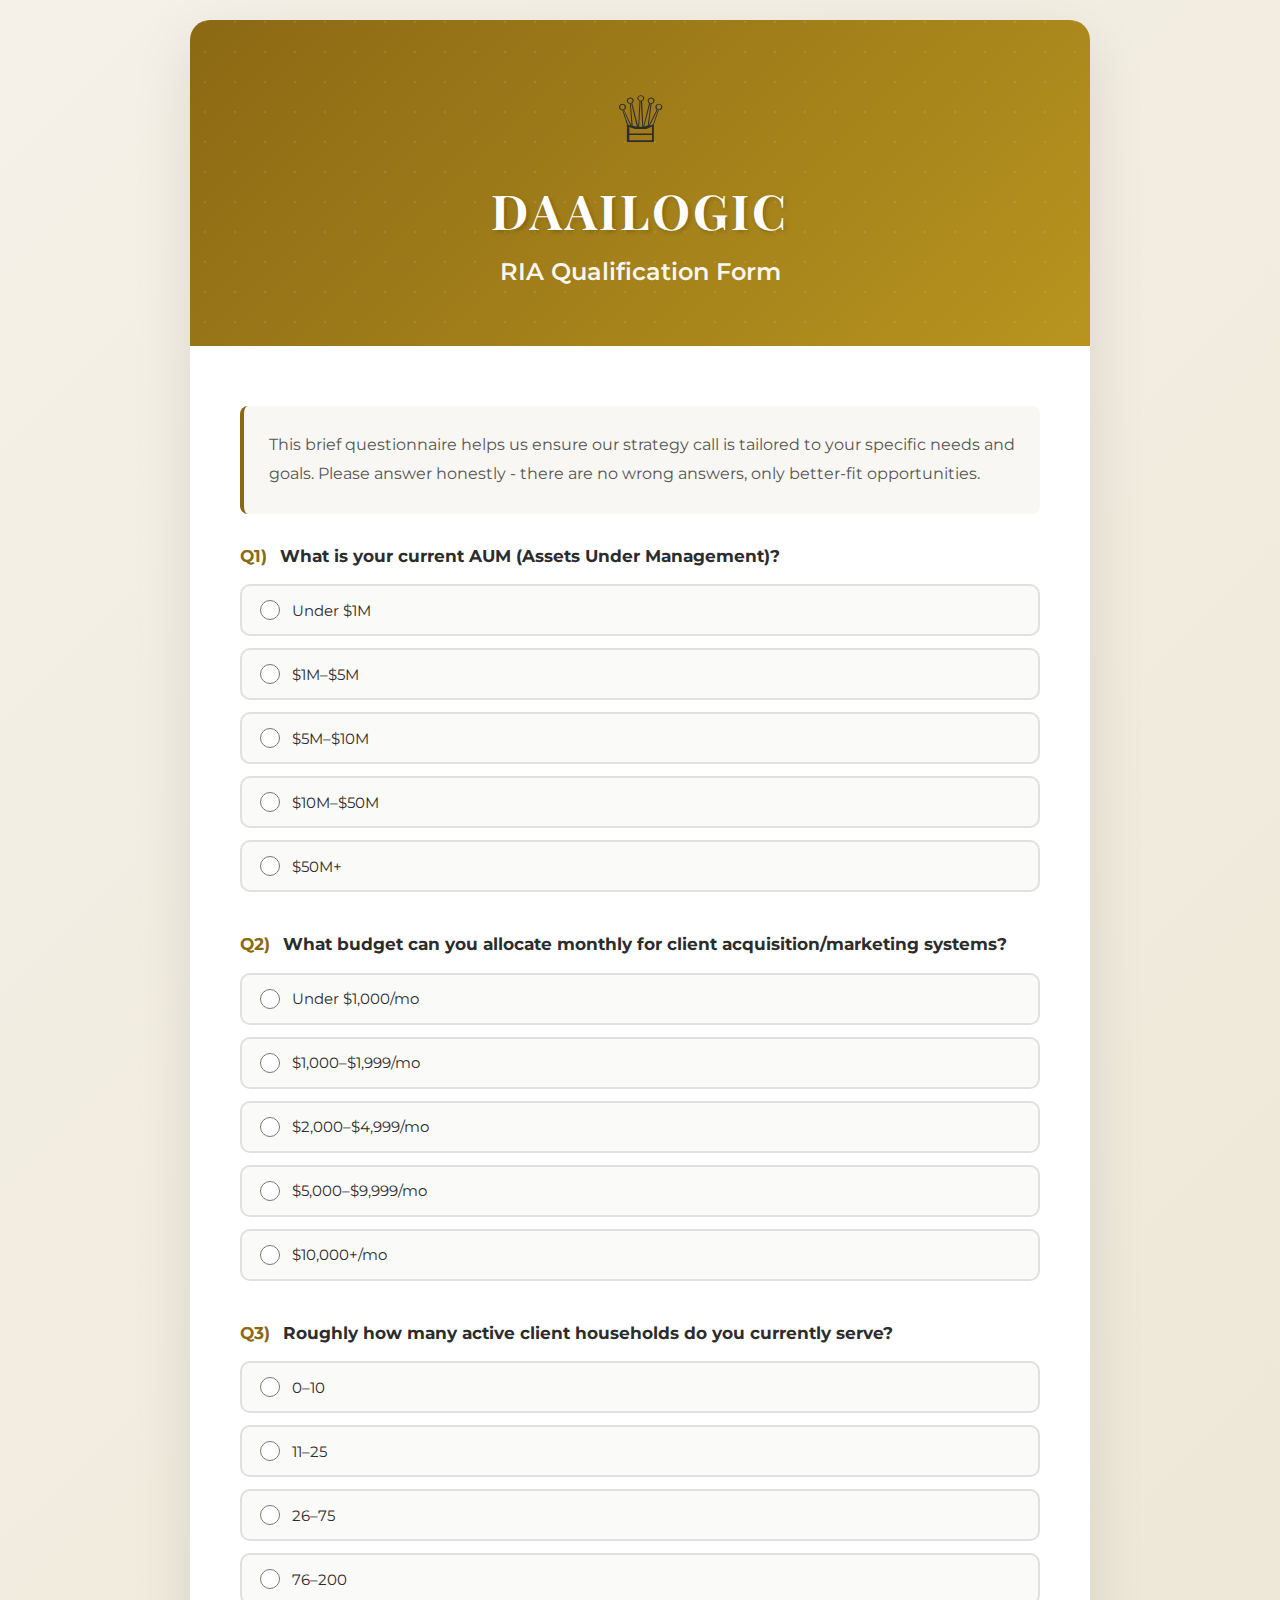
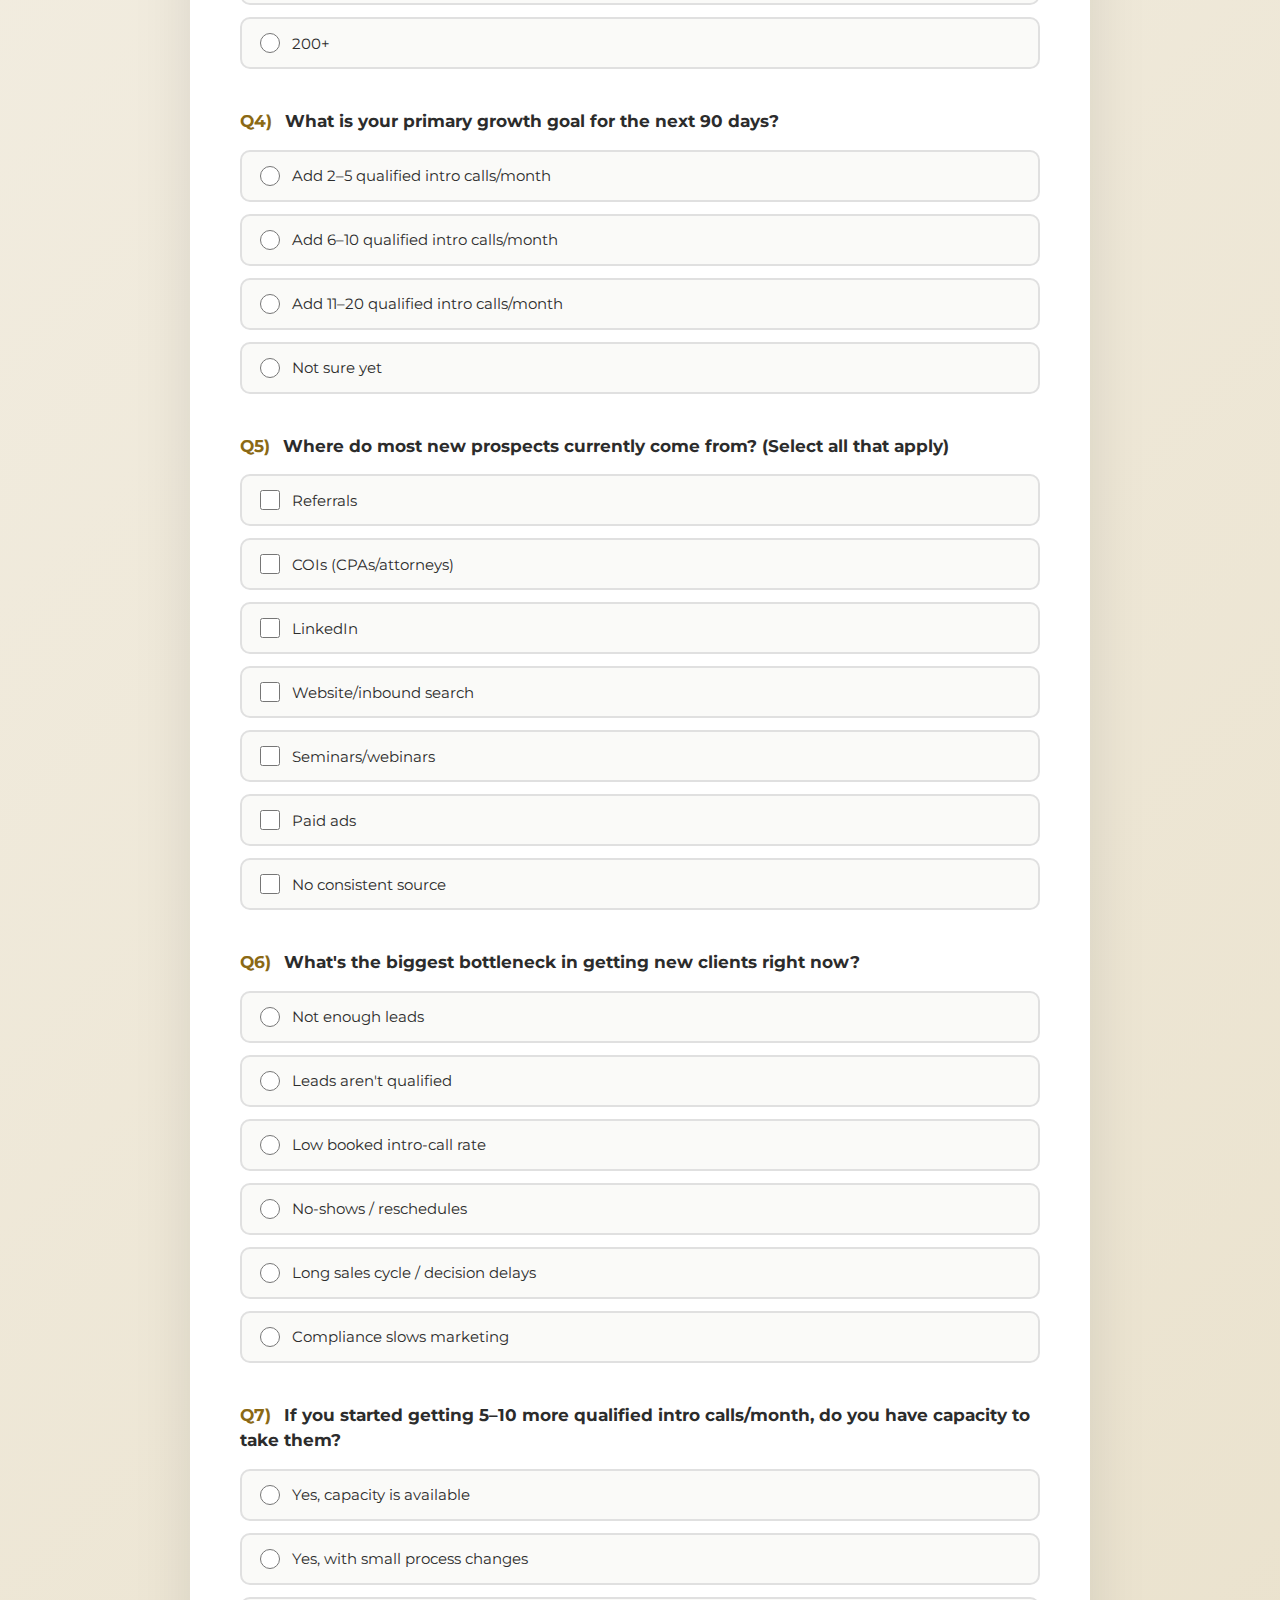
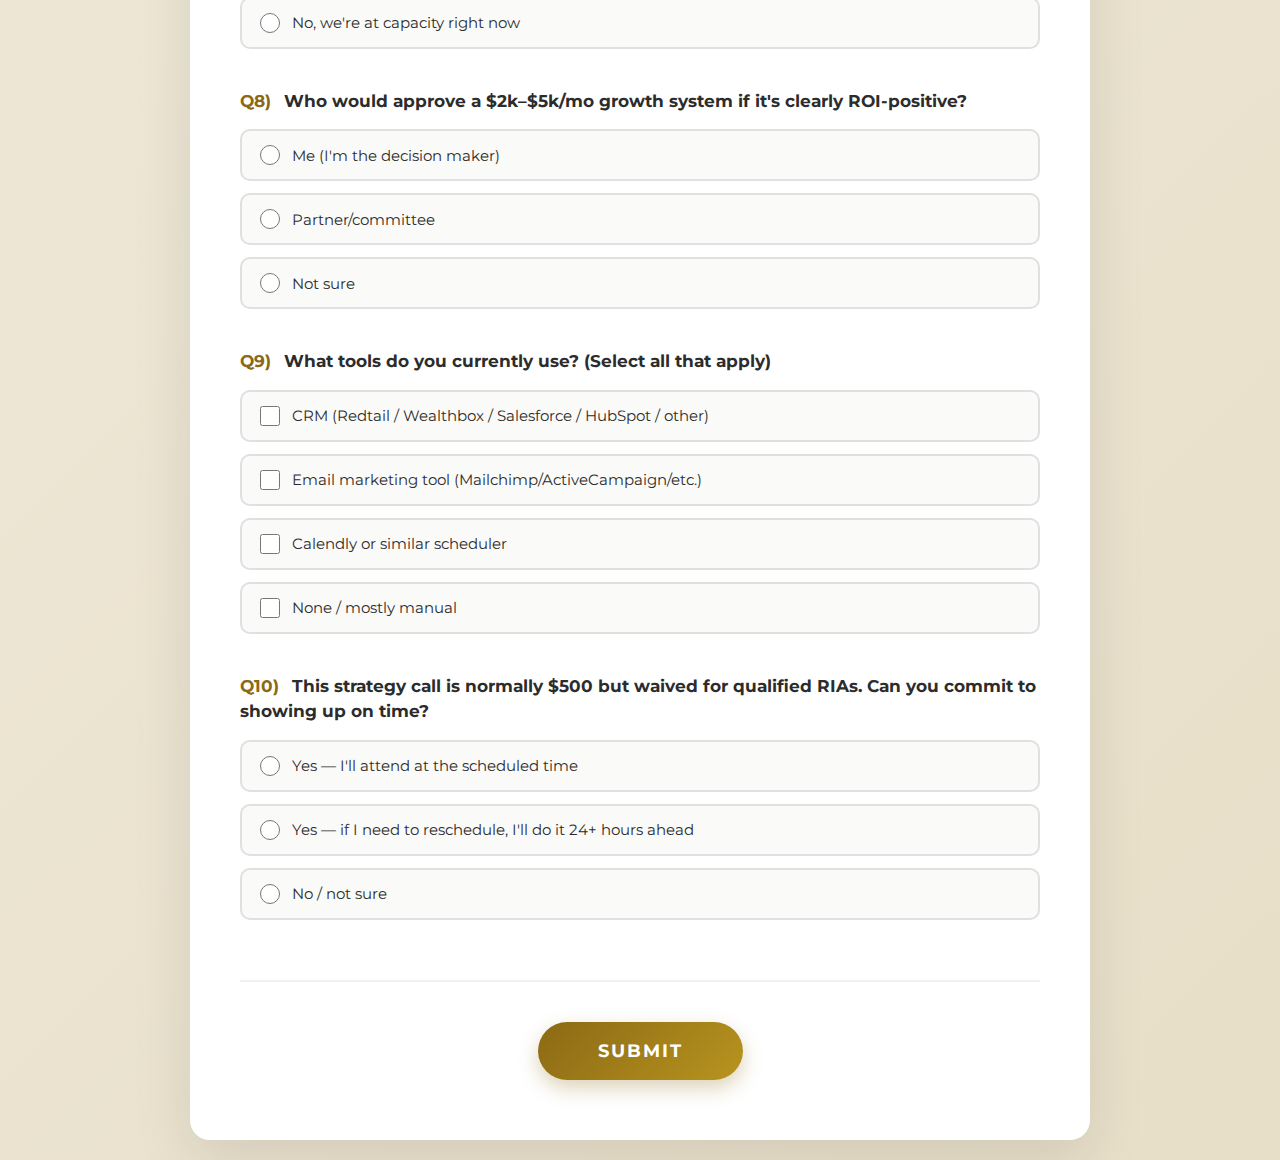
<file: RIA-qualification-form.html>
<!DOCTYPE html>
<html lang="en">

<head>
    <meta charset="UTF-8">
    <meta name="viewport" content="width=device-width, initial-scale=1.0">
    <title>RIA Qualification Form | DAAILogic</title>
    <meta name="robots" content="noindex, nofollow">
    <link
        href="https://fonts.googleapis.com/css2?family=Playfair+Display:wght@700&family=Montserrat:wght@400;600;700&display=swap"
        rel="stylesheet">
    <style>
        * {
            margin: 0;
            padding: 0;
            box-sizing: border-box;
        }

        body {
            font-family: 'Montserrat', sans-serif;
            background: linear-gradient(135deg, #f5f1e8 0%, #e8dfc8 100%);
            color: #2c2c2c;
            min-height: 100vh;
            padding: 20px;
        }

        .container {
            max-width: 900px;
            margin: 0 auto;
            background: white;
            border-radius: 20px;
            box-shadow: 0 20px 60px rgba(0, 0, 0, 0.1);
            overflow: hidden;
        }

        .header {
            background: linear-gradient(135deg, #8b6914 0%, #b8941f 100%);
            padding: 60px 40px;
            text-align: center;
            position: relative;
            overflow: hidden;
        }

        .header::before {
            content: '';
            position: absolute;
            top: -50%;
            left: -50%;
            width: 200%;
            height: 200%;
            background: radial-gradient(circle, rgba(255, 255, 255, 0.1) 1px, transparent 1px);
            background-size: 30px 30px;
            animation: subtleMove 20s linear infinite;
        }

        @keyframes subtleMove {
            0% {
                transform: translate(0, 0);
            }

            100% {
                transform: translate(30px, 30px);
            }
        }

        .crown {
            font-size: 64px;
            display: block;
            margin-bottom: 20px;
            animation: float 3s ease-in-out infinite;
            position: relative;
            z-index: 1;
        }

        @keyframes float {

            0%,
            100% {
                transform: translateY(0px);
            }

            50% {
                transform: translateY(-10px);
            }
        }

        .header h1 {
            font-family: 'Playfair Display', serif;
            font-size: 48px;
            color: white;
            margin-bottom: 15px;
            letter-spacing: 3px;
            text-shadow: 2px 2px 4px rgba(0, 0, 0, 0.2);
            position: relative;
            z-index: 1;
        }

        .header h2 {
            font-family: 'Montserrat', sans-serif;
            font-size: 24px;
            color: rgba(255, 255, 255, 0.95);
            font-weight: 600;
            position: relative;
            z-index: 1;
        }

        .form-content {
            padding: 60px 50px;
        }

        .intro-text {
            font-size: 16px;
            line-height: 1.8;
            color: #555;
            margin-bottom: 30px;
            padding: 25px;
            background: #f9f7f3;
            border-left: 4px solid #8b6914;
            border-radius: 8px;
        }

        .form-group {
            margin-bottom: 40px;
            animation: fadeInUp 0.6s ease-out;
            animation-fill-mode: both;
        }

        .form-group:nth-child(1) {
            animation-delay: 0.1s;
        }

        .form-group:nth-child(2) {
            animation-delay: 0.15s;
        }

        .form-group:nth-child(3) {
            animation-delay: 0.2s;
        }

        .form-group:nth-child(4) {
            animation-delay: 0.25s;
        }

        .form-group:nth-child(5) {
            animation-delay: 0.3s;
        }

        @keyframes fadeInUp {
            from {
                opacity: 0;
                transform: translateY(30px);
            }

            to {
                opacity: 1;
                transform: translateY(0);
            }
        }

        .question-label {
            display: block;
            font-size: 17px;
            font-weight: 700;
            color: #2c2c2c;
            margin-bottom: 15px;
            line-height: 1.5;
        }

        .question-number {
            color: #8b6914;
            margin-right: 8px;
        }

        .radio-group,
        .checkbox-group {
            display: flex;
            flex-direction: column;
            gap: 12px;
        }

        .radio-option,
        .checkbox-option {
            display: flex;
            align-items: center;
            padding: 14px 18px;
            background: #fafaf8;
            border: 2px solid #e0e0e0;
            border-radius: 10px;
            cursor: pointer;
            transition: all 0.3s ease;
        }

        .radio-option:hover,
        .checkbox-option:hover {
            background: #fffef8;
            border-color: #8b6914;
        }

        input[type="radio"],
        input[type="checkbox"] {
            width: 20px;
            height: 20px;
            margin-right: 12px;
            cursor: pointer;
            accent-color: #8b6914;
        }

        .radio-option:has(input:checked),
        .checkbox-option:has(input:checked) {
            background: #fffef8;
            border-color: #8b6914;
            font-weight: 600;
            box-shadow: 0 0 0 4px rgba(139, 105, 20, 0.1);
        }

        .option-label {
            font-size: 15px;
            color: #2c2c2c;
            cursor: pointer;
            flex: 1;
        }

        .sub-question {
            margin-top: 25px;
            padding-top: 20px;
            border-top: 1px solid #e0e0e0;
        }

        .sub-question-label {
            display: block;
            font-weight: 600;
            font-size: 16px;
            margin-bottom: 12px;
            color: #555;
        }

        .form-success {
            display: none;
            margin-top: 20px;
            padding: 14px 18px;
            background: #f0f8f6;
            color: #1f5a43;
            border-radius: 8px;
            font-weight: 600;
            text-align: center;
        }

        .form-success.visible {
            display: block;
        }

        .hidden {
            display: none !important;
        }

        .submit-container {
            text-align: center;
            margin-top: 60px;
            padding-top: 40px;
            border-top: 2px solid #f0f0f0;
        }

        .submit-btn {
            background: linear-gradient(135deg, #8b6914 0%, #b8941f 100%);
            color: white;
            font-family: 'Montserrat', sans-serif;
            font-size: 18px;
            font-weight: 700;
            padding: 18px 60px;
            border: none;
            border-radius: 50px;
            cursor: pointer;
            transition: all 0.3s ease;
            text-transform: uppercase;
            letter-spacing: 2px;
            box-shadow: 0 8px 20px rgba(139, 105, 20, 0.3);
        }

        .submit-btn:hover {
            transform: translateY(-3px);
            box-shadow: 0 12px 30px rgba(139, 105, 20, 0.4);
        }

        .submit-btn:active {
            transform: translateY(-1px);
        }

        .submit-btn:disabled {
            opacity: 0.6;
            cursor: not-allowed;
        }

        /* Responsive Design */
        @media (max-width: 768px) {
            .header {
                padding: 40px 20px;
            }

            .header h1 {
                font-size: 36px;
            }

            .header h2 {
                font-size: 18px;
            }

            .form-content {
                padding: 40px 25px;
            }

            .crown {
                font-size: 48px;
            }

            .question-label {
                font-size: 16px;
            }
        }
    </style>
</head>

<body>
    <div class="container">
        <div class="header">
            <span class="crown">♕</span>
            <h1>DAAILOGIC</h1>
            <h2>RIA Qualification Form</h2>
        </div>

        <div class="form-content">
            <div class="intro-text">
                This brief questionnaire helps us ensure our strategy call is tailored to your specific needs and goals.
                Please answer honestly - there are no wrong answers, only better-fit opportunities.
            </div>

            <form id="riaForm" action="https://formspree.io/f/REPLACE_WITH_YOUR_FORMSPREE_ID" method="POST">
                <input type="hidden" name="_subject" value="New RIA Qualification from DAAILogic">

                <!-- Question 1: Current AUM -->
                <div class="form-group">
                    <label class="question-label">
                        <span class="question-number">Q1)</span>
                        What is your current AUM (Assets Under Management)?
                    </label>
                    <div class="radio-group">
                        <label class="radio-option">
                            <input type="radio" name="Current AUM" value="Under $1M" required>
                            <span class="option-label">Under $1M</span>
                        </label>
                        <label class="radio-option">
                            <input type="radio" name="Current AUM" value="$1M–$5M" required>
                            <span class="option-label">$1M–$5M</span>
                        </label>
                        <label class="radio-option">
                            <input type="radio" name="Current AUM" value="$5M–$10M" required>
                            <span class="option-label">$5M–$10M</span>
                        </label>
                        <label class="radio-option">
                            <input type="radio" name="Current AUM" value="$10M–$50M" required>
                            <span class="option-label">$10M–$50M</span>
                        </label>
                        <label class="radio-option">
                            <input type="radio" name="Current AUM" value="$50M+" required>
                            <span class="option-label">$50M+</span>
                        </label>
                    </div>
                </div>

                <!-- Question 2: Monthly Growth Budget -->
                <div class="form-group">
                    <label class="question-label">
                        <span class="question-number">Q2)</span>
                        What budget can you allocate monthly for client acquisition/marketing systems?
                    </label>
                    <div class="radio-group">
                        <label class="radio-option">
                            <input type="radio" name="Monthly Growth Budget" value="Under $1,000/mo" required>
                            <span class="option-label">Under $1,000/mo</span>
                        </label>
                        <label class="radio-option">
                            <input type="radio" name="Monthly Growth Budget" value="$1,000–$1,999/mo" required>
                            <span class="option-label">$1,000–$1,999/mo</span>
                        </label>
                        <label class="radio-option">
                            <input type="radio" name="Monthly Growth Budget" value="$2,000–$4,999/mo" required>
                            <span class="option-label">$2,000–$4,999/mo</span>
                        </label>
                        <label class="radio-option">
                            <input type="radio" name="Monthly Growth Budget" value="$5,000–$9,999/mo" required>
                            <span class="option-label">$5,000–$9,999/mo</span>
                        </label>
                        <label class="radio-option">
                            <input type="radio" name="Monthly Growth Budget" value="$10,000+/mo" required>
                            <span class="option-label">$10,000+/mo</span>
                        </label>
                    </div>
                </div>

                <!-- Question 3: Current Clients/Households -->
                <div class="form-group">
                    <label class="question-label">
                        <span class="question-number">Q3)</span>
                        Roughly how many active client households do you currently serve?
                    </label>
                    <div class="radio-group">
                        <label class="radio-option">
                            <input type="radio" name="Active Client Households" value="0–10" required>
                            <span class="option-label">0–10</span>
                        </label>
                        <label class="radio-option">
                            <input type="radio" name="Active Client Households" value="11–25" required>
                            <span class="option-label">11–25</span>
                        </label>
                        <label class="radio-option">
                            <input type="radio" name="Active Client Households" value="26–75" required>
                            <span class="option-label">26–75</span>
                        </label>
                        <label class="radio-option">
                            <input type="radio" name="Active Client Households" value="76–200" required>
                            <span class="option-label">76–200</span>
                        </label>
                        <label class="radio-option">
                            <input type="radio" name="Active Client Households" value="200+" required>
                            <span class="option-label">200+</span>
                        </label>
                    </div>
                </div>

                <!-- Question 4: Growth Goal -->
                <div class="form-group">
                    <label class="question-label">
                        <span class="question-number">Q4)</span>
                        What is your primary growth goal for the next 90 days?
                    </label>
                    <div class="radio-group">
                        <label class="radio-option">
                            <input type="radio" name="Primary Growth Goal" value="Add 2–5 qualified intro calls/month"
                                required>
                            <span class="option-label">Add 2–5 qualified intro calls/month</span>
                        </label>
                        <label class="radio-option">
                            <input type="radio" name="Primary Growth Goal" value="Add 6–10 qualified intro calls/month"
                                required>
                            <span class="option-label">Add 6–10 qualified intro calls/month</span>
                        </label>
                        <label class="radio-option">
                            <input type="radio" name="Primary Growth Goal" value="Add 11–20 qualified intro calls/month"
                                required>
                            <span class="option-label">Add 11–20 qualified intro calls/month</span>
                        </label>
                        <label class="radio-option">
                            <input type="radio" name="Primary Growth Goal" value="Not sure yet" required>
                            <span class="option-label">Not sure yet</span>
                        </label>
                    </div>
                </div>

                <!-- Question 5: Current Lead Sources -->
                <div class="form-group">
                    <label class="question-label">
                        <span class="question-number">Q5)</span>
                        Where do most new prospects currently come from? (Select all that apply)
                    </label>
                    <div class="checkbox-group">
                        <label class="checkbox-option">
                            <input type="checkbox" name="Lead Source - Referrals" value="Yes">
                            <span class="option-label">Referrals</span>
                        </label>
                        <label class="checkbox-option">
                            <input type="checkbox" name="Lead Source - COIs" value="Yes">
                            <span class="option-label">COIs (CPAs/attorneys)</span>
                        </label>
                        <label class="checkbox-option">
                            <input type="checkbox" name="Lead Source - LinkedIn" value="Yes">
                            <span class="option-label">LinkedIn</span>
                        </label>
                        <label class="checkbox-option">
                            <input type="checkbox" name="Lead Source - Website/Inbound" value="Yes">
                            <span class="option-label">Website/inbound search</span>
                        </label>
                        <label class="checkbox-option">
                            <input type="checkbox" name="Lead Source - Seminars/Webinars" value="Yes">
                            <span class="option-label">Seminars/webinars</span>
                        </label>
                        <label class="checkbox-option">
                            <input type="checkbox" name="Lead Source - Paid Ads" value="Yes">
                            <span class="option-label">Paid ads</span>
                        </label>
                        <label class="checkbox-option">
                            <input type="checkbox" name="Lead Source - No Consistent Source" value="Yes">
                            <span class="option-label">No consistent source</span>
                        </label>
                    </div>
                </div>

                <!-- Question 6: Bottleneck -->
                <div class="form-group">
                    <label class="question-label">
                        <span class="question-number">Q6)</span>
                        What's the biggest bottleneck in getting new clients right now?
                    </label>
                    <div class="radio-group">
                        <label class="radio-option">
                            <input type="radio" name="Biggest Bottleneck" value="Not enough leads" required>
                            <span class="option-label">Not enough leads</span>
                        </label>
                        <label class="radio-option">
                            <input type="radio" name="Biggest Bottleneck" value="Leads aren't qualified" required>
                            <span class="option-label">Leads aren't qualified</span>
                        </label>
                        <label class="radio-option">
                            <input type="radio" name="Biggest Bottleneck" value="Low booked intro-call rate" required>
                            <span class="option-label">Low booked intro-call rate</span>
                        </label>
                        <label class="radio-option">
                            <input type="radio" name="Biggest Bottleneck" value="No-shows / reschedules" required>
                            <span class="option-label">No-shows / reschedules</span>
                        </label>
                        <label class="radio-option">
                            <input type="radio" name="Biggest Bottleneck" value="Long sales cycle / decision delays"
                                required>
                            <span class="option-label">Long sales cycle / decision delays</span>
                        </label>
                        <label class="radio-option">
                            <input type="radio" name="Biggest Bottleneck" value="Compliance slows marketing" required>
                            <span class="option-label">Compliance slows marketing</span>
                        </label>
                    </div>
                </div>

                <!-- Question 7: Capacity -->
                <div class="form-group">
                    <label class="question-label">
                        <span class="question-number">Q7)</span>
                        If you started getting 5–10 more qualified intro calls/month, do you have capacity to take them?
                    </label>
                    <div class="radio-group">
                        <label class="radio-option">
                            <input type="radio" name="Capacity Available" value="Yes, capacity is available" required>
                            <span class="option-label">Yes, capacity is available</span>
                        </label>
                        <label class="radio-option">
                            <input type="radio" name="Capacity Available" value="Yes, with small process changes"
                                required>
                            <span class="option-label">Yes, with small process changes</span>
                        </label>
                        <label class="radio-option">
                            <input type="radio" name="Capacity Available" value="No, we're at capacity right now"
                                required>
                            <span class="option-label">No, we're at capacity right now</span>
                        </label>
                    </div>
                </div>

                <!-- Question 8: Decision Maker + Timeline -->
                <div class="form-group">
                    <label class="question-label">
                        <span class="question-number">Q8)</span>
                        Who would approve a $2k–$5k/mo growth system if it's clearly ROI-positive?
                    </label>
                    <div class="radio-group">
                        <label class="radio-option">
                            <input type="radio" name="Decision Maker" value="Me (I'm the decision maker)" required>
                            <span class="option-label">Me (I'm the decision maker)</span>
                        </label>
                        <label class="radio-option">
                            <input type="radio" name="Decision Maker" value="Partner/committee" required>
                            <span class="option-label">Partner/committee</span>
                        </label>
                        <label class="radio-option">
                            <input type="radio" name="Decision Maker" value="Not sure" required>
                            <span class="option-label">Not sure</span>
                        </label>
                    </div>

                    <div id="sq-start-timeline" class="sub-question hidden">
                        <label class="sub-question-label">When would you want to start if it's a fit?</label>
                        <div class="radio-group">
                            <label class="radio-option">
                                <input type="radio" name="Start Timeline" value="This month">
                                <span class="option-label">This month</span>
                            </label>
                            <label class="radio-option">
                                <input type="radio" name="Start Timeline" value="Next month">
                                <span class="option-label">Next month</span>
                            </label>
                            <label class="radio-option">
                                <input type="radio" name="Start Timeline" value="2–3 months">
                                <span class="option-label">2–3 months</span>
                            </label>
                            <label class="radio-option">
                                <input type="radio" name="Start Timeline" value="Just exploring">
                                <span class="option-label">Just exploring</span>
                            </label>
                        </div>
                    </div>

                    <div id="sq-bring-decision-maker" class="sub-question hidden">
                        <label class="sub-question-label">Should you share info and bring that decision maker for
                            strategy call to attend?</label>
                        <div class="radio-group">
                            <label class="radio-option">
                                <input type="radio" name="Bring Decision Maker" value="Yes - I will bring them">
                                <span class="option-label">Yes - I will bring them</span>
                            </label>
                            <label class="radio-option">
                                <input type="radio" name="Bring Decision Maker" value="No / Not sure yet">
                                <span class="option-label">No / Not sure yet</span>
                            </label>
                        </div>
                    </div>
                </div>

                <!-- Question 9: Tools -->
                <div class="form-group">
                    <label class="question-label">
                        <span class="question-number">Q9)</span>
                        What tools do you currently use? (Select all that apply)
                    </label>
                    <div class="checkbox-group">
                        <label class="checkbox-option">
                            <input type="checkbox" name="Tool - CRM" value="Yes">
                            <span class="option-label">CRM (Redtail / Wealthbox / Salesforce / HubSpot / other)</span>
                        </label>
                        <label class="checkbox-option">
                            <input type="checkbox" name="Tool - Email Marketing" value="Yes">
                            <span class="option-label">Email marketing tool (Mailchimp/ActiveCampaign/etc.)</span>
                        </label>
                        <label class="checkbox-option">
                            <input type="checkbox" name="Tool - Scheduler" value="Yes">
                            <span class="option-label">Calendly or similar scheduler</span>
                        </label>
                        <label class="checkbox-option">
                            <input type="checkbox" name="Tool - None/Manual" value="Yes">
                            <span class="option-label">None / mostly manual</span>
                        </label>
                    </div>
                </div>

                <!-- Question 10: Show-up Commitment -->
                <div class="form-group">
                    <label class="question-label">
                        <span class="question-number">Q10)</span>
                        This strategy call is normally $500 but waived for qualified RIAs. Can you commit to showing up
                        on time?
                    </label>
                    <div class="radio-group">
                        <label class="radio-option">
                            <input type="radio" name="Show-up Commitment"
                                value="Yes — I'll attend at the scheduled time" required>
                            <span class="option-label">Yes — I'll attend at the scheduled time</span>
                        </label>
                        <label class="radio-option">
                            <input type="radio" name="Show-up Commitment"
                                value="Yes — if I need to reschedule, I'll do it 24+ hours ahead" required>
                            <span class="option-label">Yes — if I need to reschedule, I'll do it 24+ hours ahead</span>
                        </label>
                        <label class="radio-option">
                            <input type="radio" name="Show-up Commitment" value="No / not sure" required>
                            <span class="option-label">No / not sure</span>
                        </label>
                    </div>
                </div>

                <div class="submit-container">
                    <button type="submit" class="submit-btn">Submit</button>
                </div>
                <div class="form-success" id="formSuccess">Thanks! We'll be in touch shortly.</div>
            </form>
        </div>
    </div>

    <script>
        document.getElementById('riaForm').addEventListener('submit', async function (e) {
            e.preventDefault();

            const btn = this.querySelector('button[type="submit"]');
            const originalText = btn.innerText;

            btn.innerText = 'Sending...';
            btn.disabled = true;

            // Build payload
            const elements = Array.from(this.elements);
            const payload = new FormData();
            const fieldOrder = [];

            elements.forEach(el => {
                if (!el.name) return;

                if (el.type === 'hidden') {
                    payload.append(el.name, el.value);
                    return;
                }

                // For radio/checkbox, only process if checked
                if ((el.type === 'radio' || el.type === 'checkbox') && !el.checked) return;

                const tag = el.tagName.toLowerCase();
                const type = (el.type || '').toLowerCase();
                if ((tag === 'input' || tag === 'textarea' || tag === 'select') && type !== 'submit' && type !== 'button' && !el.disabled) {

                    let labelText = el.name;
                    // Try to find the question label
                    const formGroup = el.closest('.form-group') || el.closest('.sub-question');
                    if (formGroup) {
                        const qLabel = formGroup.querySelector('.question-label, .sub-question-label');
                        if (qLabel) {
                            // Extract text and clean it (remove Q1), asterisks, etc.)
                            labelText = qLabel.innerText.replace(/Q\d+\)/, '').replace(/\*/g, '').trim();
                        }
                    }

                    payload.append(labelText, el.value);
                    if (!fieldOrder.includes(labelText)) {
                        fieldOrder.push(labelText);
                    }
                }
            });

            if (fieldOrder.length) {
                payload.append('_field_order', fieldOrder.join('|||'));
            }

            const appsScriptUrl = 'https://script.google.com/macros/s/AKfycby4PM9Fb6_gUwqLPHEws0yrgQXVvPCIVu4TjMJFPUvOBjC16Ojpog3ZlDb7nG2Mpw1SKA/exec';

            const formspreePromise = fetch(this.action, {
                method: 'POST',
                body: payload,
                headers: { 'Accept': 'application/json' }
            });

            const appsPromise = fetch(appsScriptUrl, {
                method: 'POST',
                body: payload,
                headers: { 'Accept': 'application/json' }
            }).catch(err => {
                console.warn('Apps Script post failed:', err);
                return null;
            });

            try {
                const results = await Promise.allSettled([formspreePromise, appsPromise]);
                const fsResult = results[0];
                const appsResult = results[1];

                const fsOk = fsResult.status === 'fulfilled' && fsResult.value && fsResult.value.ok;
                const appsOk = appsResult && appsResult.status === 'fulfilled' && appsResult.value && appsResult.value.ok;

                if (fsOk || appsOk) {
                    btn.innerText = 'Message Sent';
                    this.reset();
                    const formSuccess = document.getElementById('formSuccess');
                    if (formSuccess) formSuccess.classList.add('visible');

                    setTimeout(() => {
                        btn.innerText = originalText;
                        btn.disabled = false;
                        if (formSuccess) formSuccess.classList.remove('visible');
                    }, 4000);
                } else {
                    throw new Error('Both submissions failed');
                }
            } catch (error) {
                console.error('Error:', error);
                btn.innerText = 'Error';
                setTimeout(() => {
                    btn.innerText = originalText;
                    btn.disabled = false;
                }, 3000);
                alert('Something went wrong. Please try again later or email us directly.');
            }
        });

        document.querySelectorAll('input, textarea').forEach(element => {
            element.addEventListener('focus', function () {
                this.scrollIntoView({ behavior: 'smooth', block: 'center' });
            });
        });

        // Conditional Logic for Question 8
        const decisionMakerRadios = document.querySelectorAll('input[name="Decision Maker"]');
        const sqStartTimeline = document.getElementById('sq-start-timeline');
        const sqBringDecisionMaker = document.getElementById('sq-bring-decision-maker');

        function updateSubQuestions() {
            const selectedValue = document.querySelector('input[name="Decision Maker"]:checked')?.value;

            // Reset visibility and required attributes
            sqStartTimeline.classList.add('hidden');
            sqBringDecisionMaker.classList.add('hidden');

            sqStartTimeline.querySelectorAll('input').forEach(input => input.required = false);
            sqBringDecisionMaker.querySelectorAll('input').forEach(input => input.required = false);

            if (selectedValue === "Me (I'm the decision maker)") {
                sqStartTimeline.classList.remove('hidden');
                sqStartTimeline.querySelectorAll('input').forEach(input => input.required = true);
            } else if (selectedValue === "Partner/committee") {
                sqBringDecisionMaker.classList.remove('hidden');
                sqBringDecisionMaker.querySelectorAll('input').forEach(input => input.required = true);
            }
        }

        decisionMakerRadios.forEach(radio => {
            radio.addEventListener('change', updateSubQuestions);
        });
    </script>
</body>

</html>
</file>
<file: style.css>
:root {
    /* WealthTech Color Palette - Enhanced */
    --color-navy-dark: #050a18;
    /* Darker, richer navy */
    --color-navy-mid: #0f1c3f;
    --color-navy-light: #1c2b4b;
    --color-white: #ffffff;
    --color-gold: #c5a059;
    --color-gold-hover: #d4af6a;
    --color-blue-electric: #4d8aff;
    --color-blue-glow: #00d2ff;
    --color-text-main: #f1f5f9;
    --color-text-muted: #94a3b8;

    /* Gradients */
    --bg-gradient-main: radial-gradient(circle at 50% 0%, #152347 0%, #050a18 100%);
    --bg-gradient-card: linear-gradient(145deg, rgba(28, 43, 75, 0.6) 0%, rgba(10, 17, 40, 0.4) 100%);
    --bg-gradient-btn: linear-gradient(135deg, #c5a059 0%, #e6c584 100%);
    --bg-gradient-text: linear-gradient(135deg, #ffffff 0%, #a5b4fc 100%);

    /* Typography */
    --font-heading: 'Outfit', sans-serif;
    --font-body: 'Inter', sans-serif;

    /* Spacing */
    --spacing-xs: 0.5rem;
    --spacing-sm: 1rem;
    --spacing-md: 2rem;
    --spacing-lg: 4rem;
    --spacing-xl: 8rem;

    /* Shadows & Glows */
    --shadow-card: 0 20px 40px -15px rgba(0, 0, 0, 0.7);
    --shadow-glow: 0 0 30px rgba(77, 138, 255, 0.15);
    --border-glass: 1px solid rgba(255, 255, 255, 0.1);
    --border-glow: 1px solid rgba(77, 138, 255, 0.3);
}

*,
*::before,
*::after {
    box-sizing: border-box;
    margin: 0;
    padding: 0;
}

html {
    scroll-behavior: smooth;
}

body {
    background: var(--bg-gradient-main);
    background-color: var(--color-navy-dark);
    color: var(--color-text-main);
    font-family: var(--font-body);
    line-height: 1.6;
    overflow-x: hidden;
    min-height: 100vh;
}

h1,
h2,
h3,
.logo {
    font-family: var(--font-heading);
    color: var(--color-white);
}

a {
    text-decoration: none;
    color: inherit;
    transition: all 0.3s ease;
}

.container {
    max-width: 1200px;
    margin: 0 auto;
    padding: 0 var(--spacing-md);
}

.text-center {
    text-align: center;
}

/* Utilities */
.text-gradient {
    background: var(--bg-gradient-text);
    -webkit-background-clip: text;
    background-clip: text;
    -webkit-text-fill-color: transparent;
}

.btn {
    display: inline-block;
    padding: 0.85rem 1.75rem;
    border-radius: 6px;
    font-weight: 500;
    cursor: pointer;
    border: none;
    position: relative;
    overflow: hidden;
    letter-spacing: 0.02em;
    transition: all 0.3s ease;
}

.btn-primary {
    background: var(--bg-gradient-btn);
    color: var(--color-navy-dark);
    box-shadow: 0 4px 20px rgba(197, 160, 89, 0.25);
}

.btn-primary::after {
    content: '';
    position: absolute;
    top: 0;
    left: 0;
    width: 100%;
    height: 100%;
    background: linear-gradient(rgba(255, 255, 255, 0.2), transparent);
    opacity: 0;
    transition: opacity 0.3s ease;
}

.btn-primary:hover {
    transform: translateY(-2px);
    box-shadow: 0 8px 25px rgba(197, 160, 89, 0.4);
}

.btn-primary:hover::after {
    opacity: 1;
}

.btn-lg {
    padding: 1.1rem 2.5rem;
    font-size: 1.15rem;
}

.btn-block {
    width: 100%;
    text-align: center;
}

/* Header */
.header {
    background-color: rgba(5, 10, 24, 0.7);
    backdrop-filter: blur(12px);
    -webkit-backdrop-filter: blur(12px);
    position: fixed;
    top: 0;
    left: 0;
    width: 100%;
    z-index: 1000;
    padding: 1.25rem 0;
    border-bottom: var(--border-glass);
    transition: padding 0.3s ease, background-color 0.3s ease;
}

.header.scrolled {
    padding: 0.75rem 0;
    background-color: rgba(5, 10, 24, 0.9);
}

.header-container {
    display: flex;
    justify-content: space-between;
    align-items: center;
}

.logo-link {
    display: flex;
    align-items: center;
    text-decoration: none;
}

.logo-img {
    height: 40px;
    width: auto;
    object-fit: contain;
    display: block;
}

.footer-logo .logo-img {
    height: 50px;
}

.nav {
    display: flex;
    gap: 2.5rem;
    align-items: center;
}

.nav-link {
    color: var(--color-text-muted);
    font-weight: 500;
    font-size: 0.95rem;
    letter-spacing: 0.02em;
}

.nav-link:hover {
    color: var(--color-white);
    text-shadow: 0 0 10px rgba(255, 255, 255, 0.3);
}

/* Hamburger Menu */
.hamburger {
    display: none;
    background: none;
    border: none;
    cursor: pointer;
    z-index: 1001;
    padding: 0.5rem;
}

.hamburger .bar {
    display: block;
    width: 25px;
    height: 3px;
    margin: 5px auto;
    background-color: var(--color-white);
    transition: all 0.3s ease;
    border-radius: 2px;
}

.hamburger.active .bar:nth-child(1) {
    transform: translateY(8px) rotate(45deg);
}

.hamburger.active .bar:nth-child(2) {
    opacity: 0;
}

.hamburger.active .bar:nth-child(3) {
    transform: translateY(-8px) rotate(-45deg);
}

/* Mobile Nav */
.mobile-nav {
    position: fixed;
    top: 0;
    right: -100%;
    width: 100%;
    height: 100vh;
    background: rgba(5, 10, 24, 0.95);
    backdrop-filter: blur(15px);
    display: flex;
    flex-direction: column;
    justify-content: center;
    align-items: center;
    gap: 2rem;
    transition: right 0.4s ease;
    z-index: 1000;
}

.mobile-nav.active {
    right: 0;
}

.mobile-nav-link {
    font-size: 1.5rem;
    font-weight: 600;
    color: var(--color-white);
    text-decoration: none;
}

.mobile-nav .btn {
    margin-top: 1rem;
    width: auto;
    min-width: 200px;
}

/* Hero Section */
.hero {
    padding: 180px 0 120px;
    position: relative;
    text-align: center;
    overflow: hidden;
}

.hero-title {
    font-size: 4rem;
    line-height: 1.1;
    margin-bottom: 1.5rem;
    letter-spacing: -0.03em;
    background: linear-gradient(180deg, #FFFFFF 0%, #E2E8F0 100%);
    -webkit-background-clip: text;
    background-clip: text;
    -webkit-text-fill-color: transparent;
    text-shadow: 0 0 40px rgba(255, 255, 255, 0.1);
}

.hero-title .text-gradient {
    background: linear-gradient(135deg, #4d8aff 0%, #00d2ff 50%, #ffffff 100%);
    -webkit-background-clip: text;
    background-clip: text;
    -webkit-text-fill-color: transparent;
}

.hero-subtitle {
    font-size: 1.35rem;
    color: var(--color-text-muted);
    max-width: 650px;
    margin: 0 auto 3rem;
    font-weight: 300;
}

.hero-bg-glow {
    position: absolute;
    top: 50%;
    left: 50%;
    transform: translate(-50%, -60%);
    width: 800px;
    height: 800px;
    background: radial-gradient(circle, rgba(77, 138, 255, 0.08) 0%, rgba(10, 17, 40, 0) 70%);
    z-index: -1;
    pointer-events: none;
    filter: blur(60px);
}

/* Services Section */
.services {
    padding: var(--spacing-xl) 0;
    position: relative;
}

.section-title {
    font-size: 3rem;
    margin-bottom: var(--spacing-lg);
    text-align: center;
    font-weight: 600;
    letter-spacing: -0.02em;
}

.section-subtitle {
    color: var(--color-text-muted);
    max-width: 500px;
    margin: -3rem auto 3rem;
    font-size: 1.1rem;
}

.services-grid {
    display: grid;
    grid-template-columns: repeat(auto-fit, minmax(320px, 1fr));
    gap: 2.5rem;
}

.service-card {
    background: var(--bg-gradient-card);
    backdrop-filter: blur(10px);
    border: var(--border-glass);
    padding: 3rem 2.5rem;
    border-radius: 16px;
    transition: all 0.4s cubic-bezier(0.175, 0.885, 0.32, 1.275);
    position: relative;
    overflow: hidden;
}

.service-card::before {
    content: '';
    position: absolute;
    top: 0;
    left: 0;
    right: 0;
    height: 1px;
    background: linear-gradient(to right, transparent, rgba(255, 255, 255, 0.2), transparent);
}

.service-card:hover {
    transform: translateY(-8px);
    box-shadow: var(--shadow-card), var(--shadow-glow);
    border: var(--border-glow);
}

.service-icon {
    color: var(--color-gold);
    margin-bottom: 2rem;
    background: rgba(197, 160, 89, 0.1);
    width: 64px;
    height: 64px;
    display: flex;
    align-items: center;
    justify-content: center;
    border-radius: 12px;
    border: 1px solid rgba(197, 160, 89, 0.2);
}

.service-title {
    font-size: 1.5rem;
    margin-bottom: 1rem;
    font-weight: 600;
}

.service-desc {
    color: var(--color-text-muted);
    font-size: 1rem;
    line-height: 1.7;
}

/* Why Us Section */
.why-us {
    padding: var(--spacing-xl) 0;
    background: linear-gradient(180deg, transparent, rgba(10, 17, 40, 0.5));
}

.features-grid {
    display: grid;
    grid-template-columns: repeat(auto-fit, minmax(280px, 1fr));
    gap: 4rem;
    text-align: center;
}

.feature-item {
    padding: 2rem;
}

.feature-title {
    font-size: 1.5rem;
    margin-bottom: 1rem;
    color: var(--color-white);
    position: relative;
    display: inline-block;
}

.feature-title::after {
    content: '';
    display: block;
    width: 40px;
    height: 2px;
    background: var(--color-blue-electric);
    margin: 0.75rem auto 0;
    border-radius: 2px;
}

.feature-item p {
    color: var(--color-text-muted);
    font-size: 1.1rem;
}

/* Contact Section */
.contact {
    padding: var(--spacing-xl) 0;
}

.contact-form {
    max-width: 600px;
    margin: 0 auto;
    background: var(--bg-gradient-card);
    backdrop-filter: blur(10px);
    padding: 3rem;
    border-radius: 16px;
    border: var(--border-glass);
}

.form-group {
    position: relative;
    margin-bottom: 1.5rem;
    text-align: left;
}

.form-group input,
.form-group textarea {
    width: 100%;
    background: transparent;
    border: none;
    border-bottom: 1px solid rgba(255, 255, 255, 0.2);
    padding: 0.75rem 0;
    color: var(--color-white);
    font-family: inherit;
    font-size: 1rem;
    transition: all 0.3s ease;
}

.form-group input:focus,
.form-group textarea:focus {
    outline: none;
    border-bottom-color: var(--color-blue-electric);
}

.form-group label {
    position: absolute;
    top: 0.75rem;
    left: 0;
    color: var(--color-text-muted);
    pointer-events: none;
    transition: all 0.3s ease;
    font-size: 1rem;
}

.form-group input:focus~label,
.form-group input:not(:placeholder-shown)~label,
.form-group textarea:focus~label,
.form-group textarea:not(:placeholder-shown)~label {
    top: -1.2rem;
    font-size: 0.85rem;
    color: var(--color-blue-electric);
}

.form-success {
    margin-top: 1.5rem;
    color: #4ade80;
    font-weight: 500;
    text-align: center;
    opacity: 0;
    transition: opacity 0.3s ease;
}

.form-success.visible {
    opacity: 1;
}

/* Footer */
.footer {
    background-color: #02040a;
    padding: 6rem 0 3rem;
    border-top: var(--border-glass);
}

.footer-container {
    display: flex;
    justify-content: space-between;
    align-items: center;
    margin-bottom: 4rem;
    flex-wrap: wrap;
    gap: 3rem;
}

.footer-brand .logo-link {
    margin-bottom: 0.5rem;
    display: inline-block;
}

.footer-brand p {
    color: var(--color-text-muted);
    font-size: 1rem;
}

.footer-links {
    display: flex;
    gap: 3rem;
}

.footer-links a {
    color: var(--color-text-muted);
    transition: color 0.3s;
    font-size: 0.95rem;
    letter-spacing: 0.05em;
    text-transform: uppercase;
    font-weight: 500;
}

.footer-links a:hover {
    color: var(--color-gold);
}

.social-icon {
    display: flex;
    align-items: center;
    justify-content: center;
    width: 40px;
    height: 40px;
    border-radius: 50%;
    background: rgba(255, 255, 255, 0.05);
    border: 1px solid rgba(255, 255, 255, 0.1);
    transition: all 0.3s ease;
}

.social-icon:hover {
    background: var(--color-gold);
    color: var(--color-navy-dark) !important;
    transform: translateY(-3px);
    box-shadow: 0 5px 15px rgba(197, 160, 89, 0.4);
    border-color: var(--color-gold);
}

.social-icon svg {
    width: 20px;
    height: 20px;
}

.copyright {
    text-align: center;
    color: rgba(255, 255, 255, 0.3);
    font-size: 0.9rem;
    border-top: 1px solid rgba(255, 255, 255, 0.03);
    padding-top: 2rem;
}

/* Scroll Animations */
.fade-up {
    opacity: 0;
    transform: translateY(30px);
    transition: opacity 0.8s ease-out, transform 0.8s ease-out;
}

.fade-up.visible {
    opacity: 1;
    transform: translateY(0);
}

.delay-100 {
    transition-delay: 0.1s;
}

.delay-200 {
    transition-delay: 0.2s;
}

.delay-300 {
    transition-delay: 0.3s;
}

/* Responsive */
@media (max-width: 768px) {
    .hero-title {
        font-size: 2.75rem;
    }

    .nav {
        display: none;
    }

    .hamburger {
        display: block;
    }

    .section-title {
        font-size: 2.25rem;
    }

    .services-grid {
        gap: 1.5rem;
    }

    .contact-form {
        padding: 2rem;
    }
}
</file>
